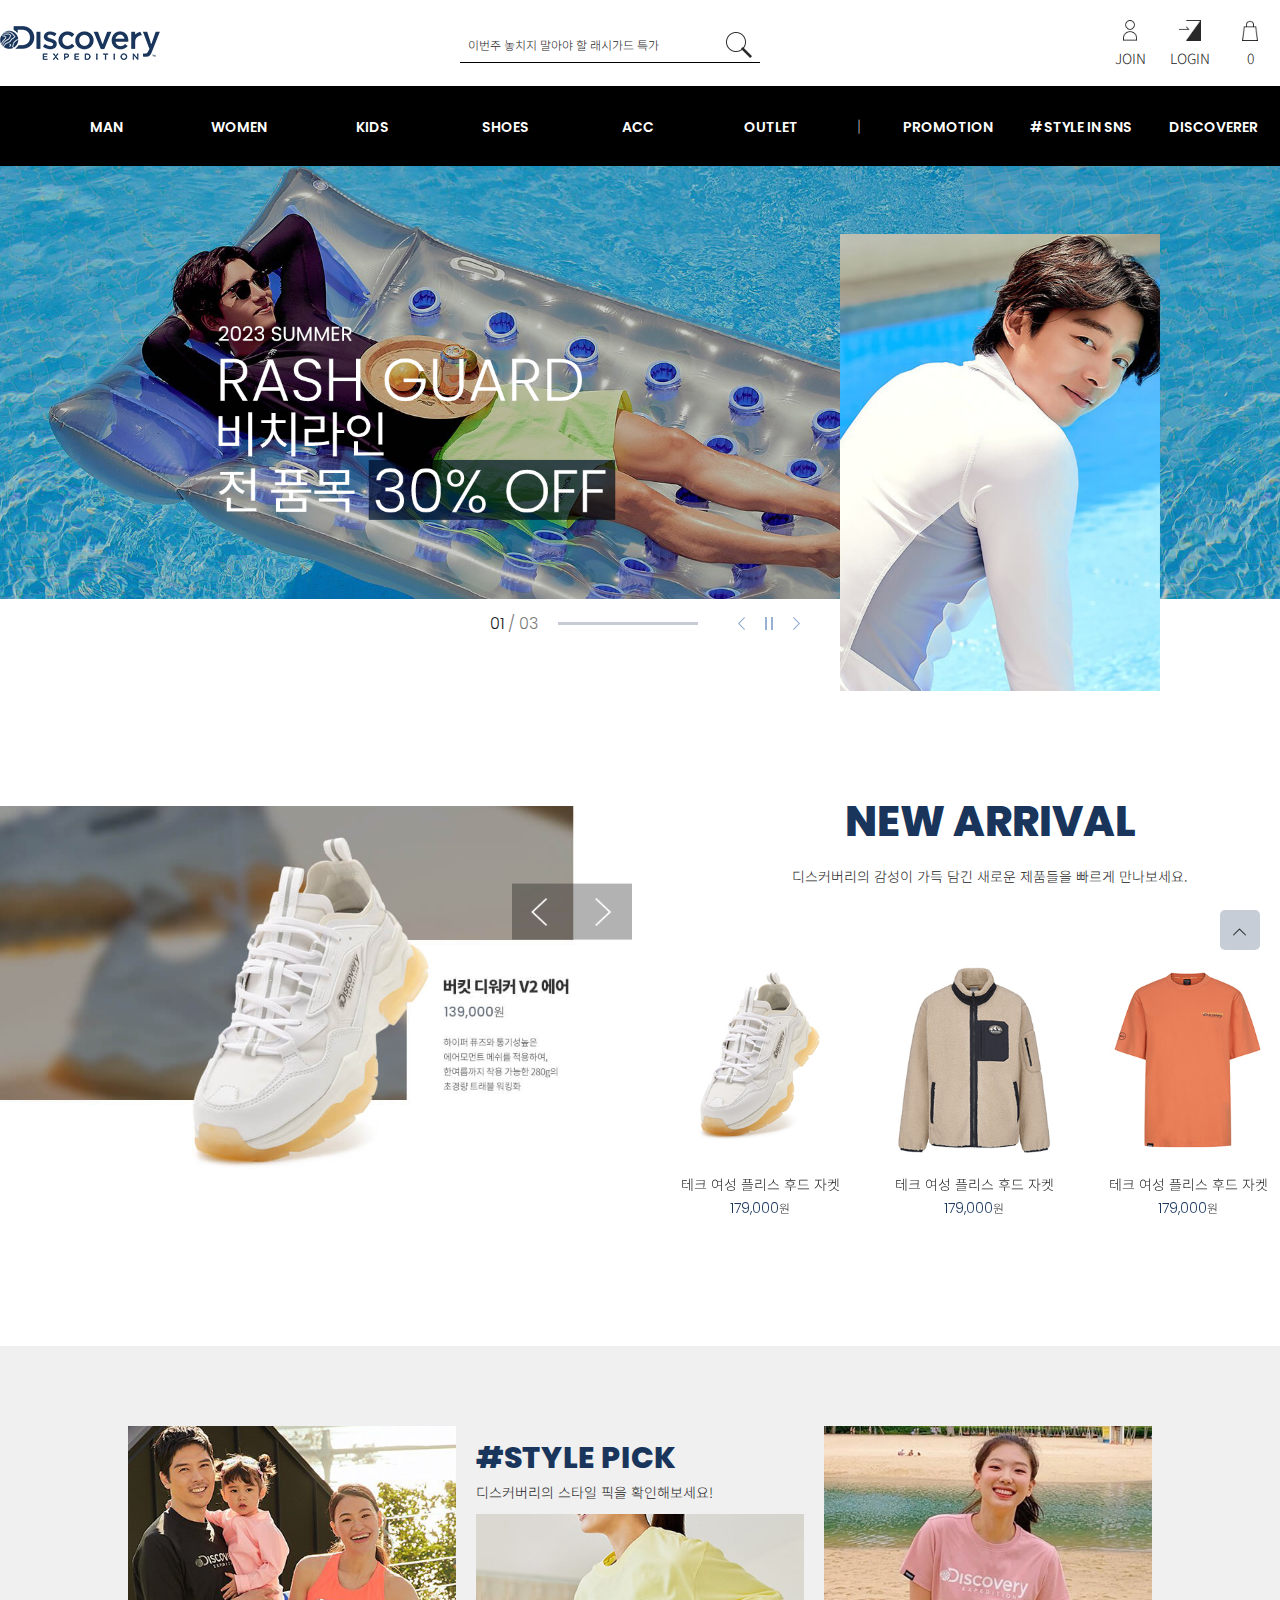
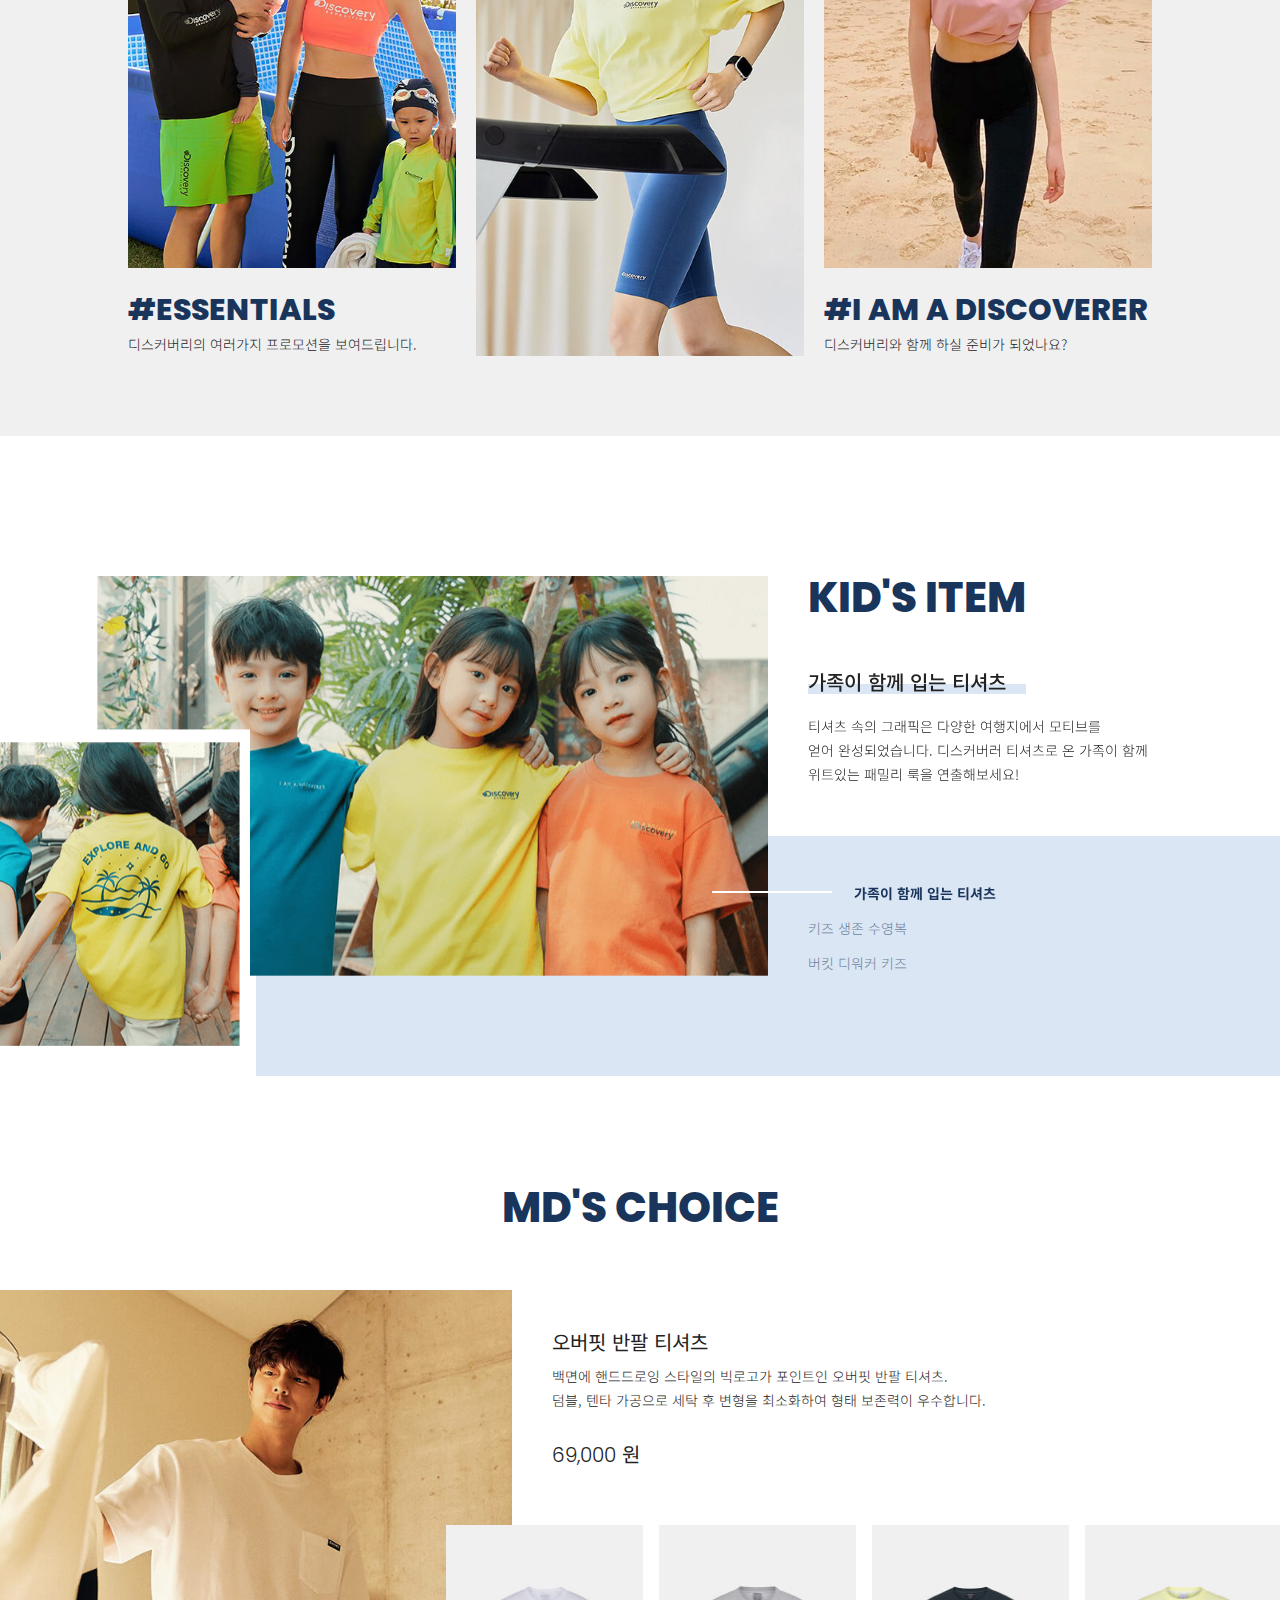
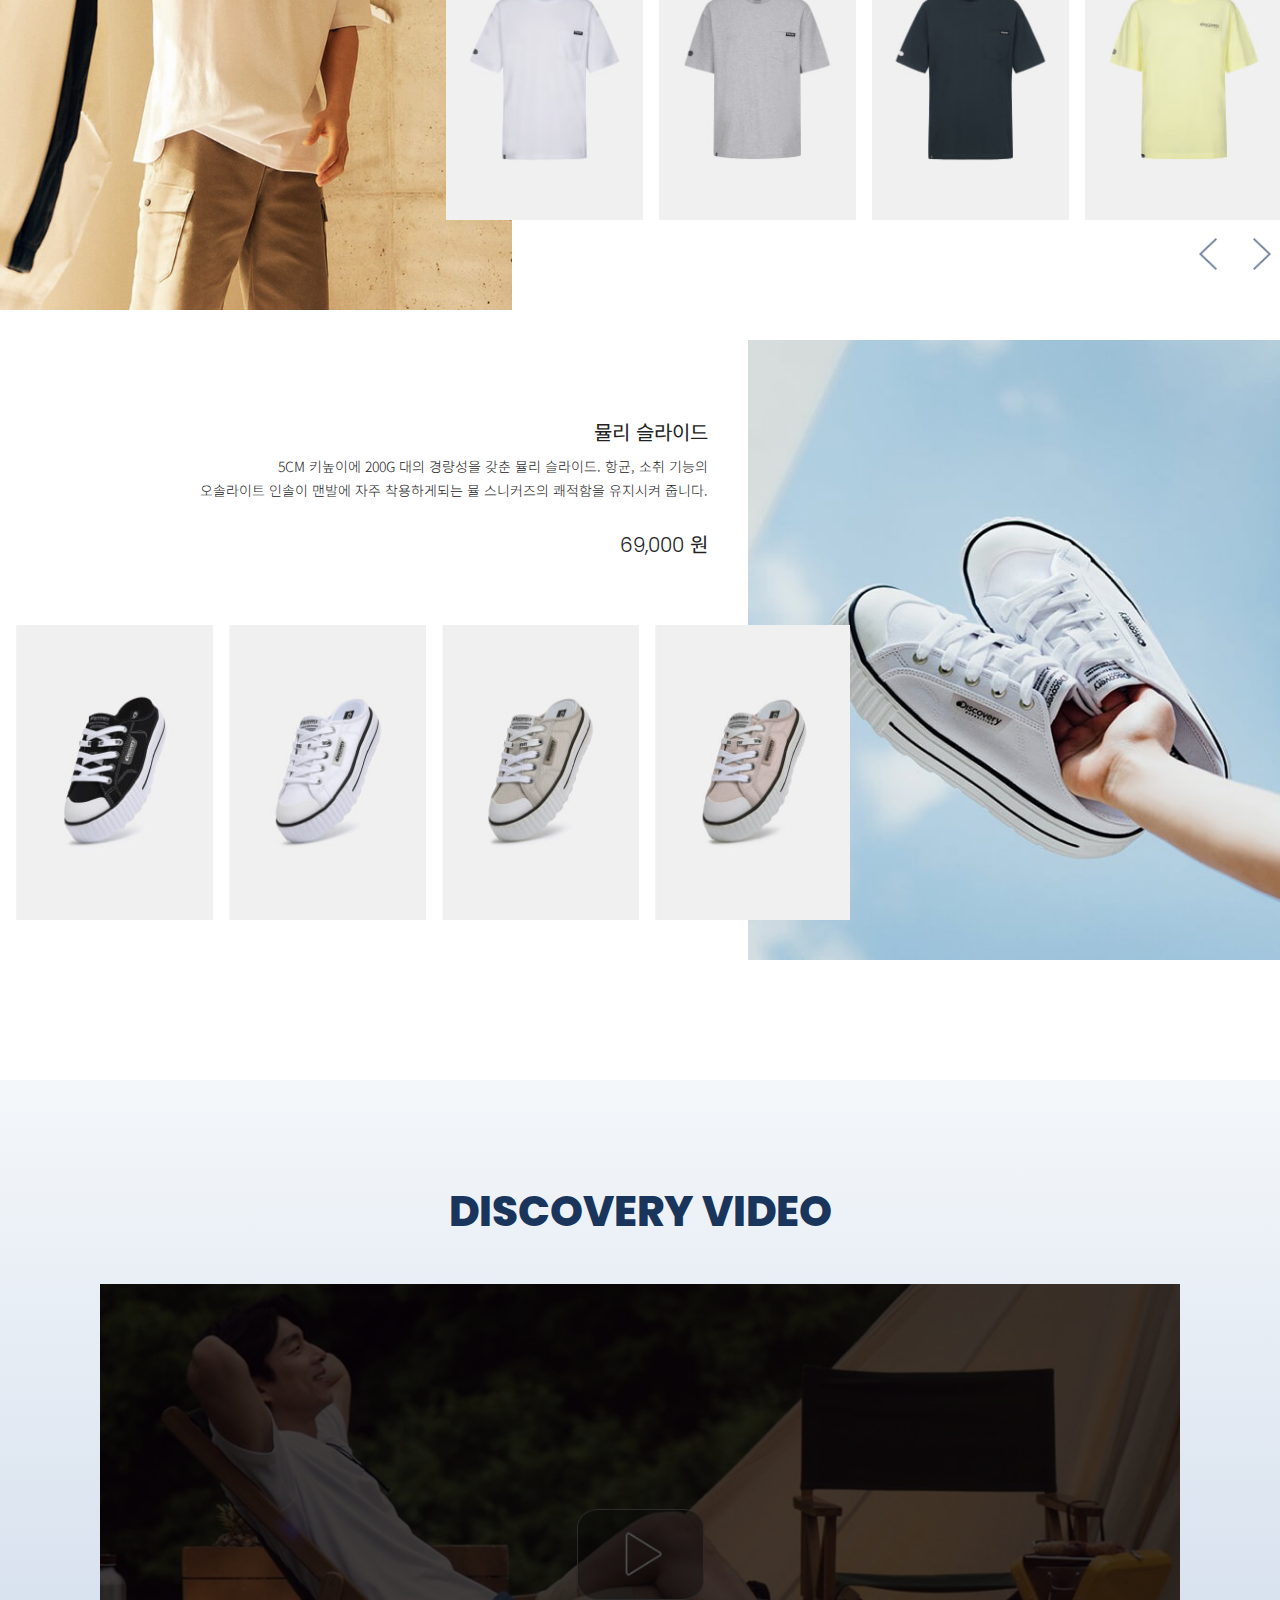
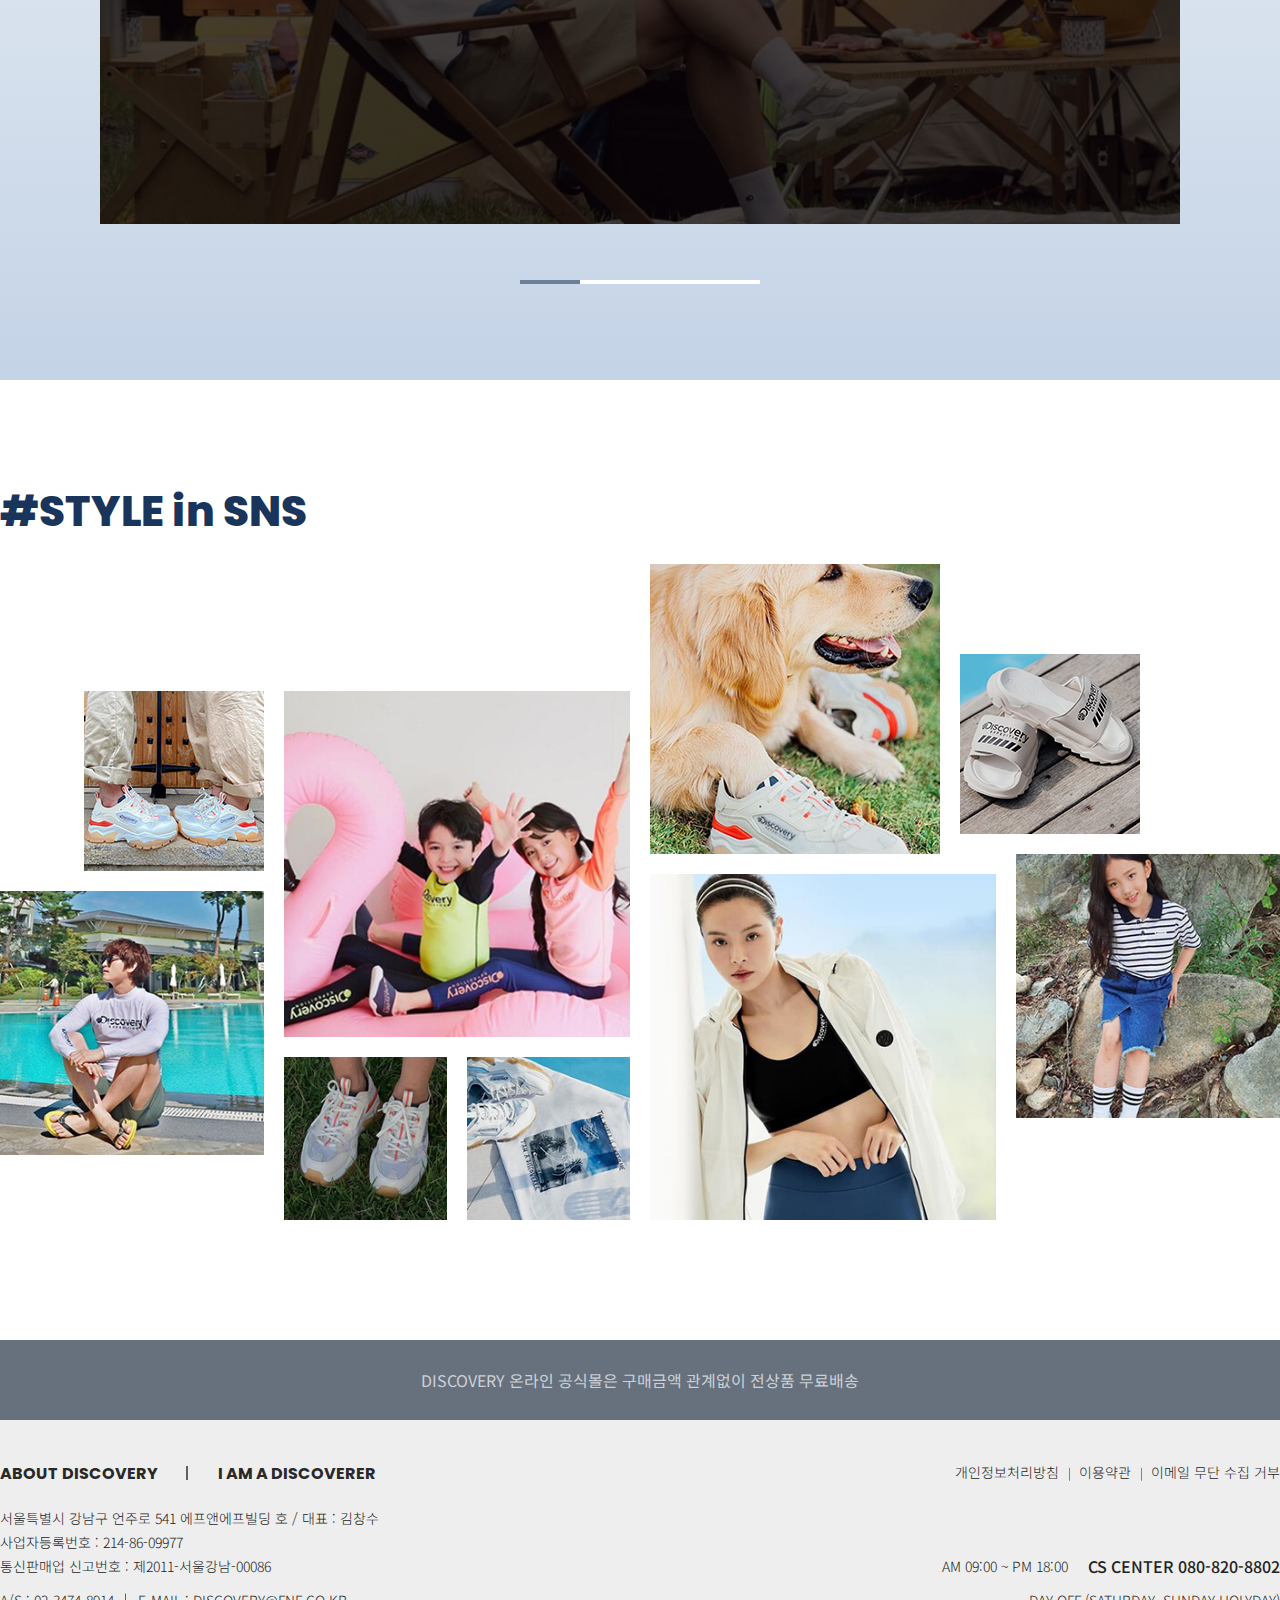
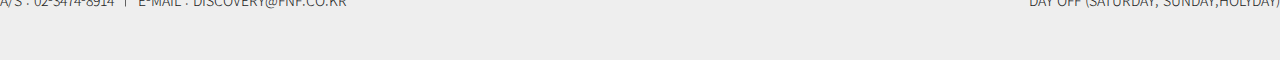
<file: portfolio/discovery/index.html>
<!DOCTYPE html>
<html lang="ko">
<head>
  <meta charset="UTF-8">
  <meta http-equiv="X-UA-Compatible" content="IE=edge">
  <meta name="viewport" content="width=device-width, initial-scale=1.0">
  <title>Discovery</title>
  <link rel="shortcut icon" href="images/favicon.ico" type="image/x-icon">
  <!-- jQuery CDN -->
  <script src="https://code.jquery.com/jquery-3.5.1.min.js"></script>
  <!-- Slick Slider -->
  <script src="js/slick/slick.min.js"></script>
  <link rel="stylesheet" href="js/slick/slick.css">
  <!-- Custom CSS & JS -->
  <script src="custom.js"></script>
  <link rel="stylesheet" href="style.css">
  <link rel="stylesheet" href="responsive.css">
</head>
<body>
  
  <div class="container">
    <!-- Header -->
    <header>
      <div class="global-search">
        <div class="global-search-inner">
          <div class="global-search-content">
            <a href="#" class="logo"><img src="images/logo.png"></a>
            <div class="search">
              <input type="text" placeholder="이번주 놓치지 말아야 할 래시가드 특가">
            </div>
            <ul class="utility">
              <li>
                <a href="#none">
                  <img src="images/join.png">
                  <p>join</p>
                </a>
              </li>
              <li>
                <a href="#none">
                  <img src="images/login.png">
                  <p>login</p>
                </a>
              </li>
              <li>
                <a href="#none">
                  <img src="images/cart.png">
                  <p>0</p>
                </a>
              </li>
            </ul>
          </div>
        </div>
      </div>
      <div class="global-nav">
        <div class="global-nav-inner">
          <ul>
            <li><a href="#none">man</a></li>
            <li><a href="#none">women</a></li>
            <li><a href="#none">kids</a></li>
            <li><a href="#none">shoes</a></li>
            <li><a href="#none">acc</a></li>
            <li><a href="#none">outlet</a></li>
            <li>│</li>
            <li><a href="#none">promotion</a></li>
            <li><a href="#none">#style in sns</a></li>
            <li><a href="#none">discoverer</a></li>
          </ul>
        </div>
      </div>
      <div class="mobile-gnb">
        <ul>
          <li><a href="#"><img src="images/home.png"></a></li>
          <li><a href="#none"><img src="images/search.png"></a></li>
          <li><a href="#none"><img src="images/menu.png"></a></li>
          <li><a href="#none"><img src="images/cart.png"></a></li>
          <li><a href="#none"><img src="images/join.png"></a></li>
        </ul>
      </div>
    </header>
    <!-- Section : Welcome -->
    <section class="welcome">
      <div class="welcome-inner">
        <div class="welcome-content">
          <div class="welcome-slider">
            <div class="welcome-slider-main">
              <div><img src="images/welcome-01.jpg"></div>
              <div><img src="images/welcome-01.jpg"></div>
              <div><img src="images/welcome-01.jpg"></div>
            </div>
            <div class="welcome-slider-main-mobile">
              <div><img src="images/welcome-mobile-01.jpg"></div>
              <div><img src="images/welcome-mobile-01.jpg"></div>
              <div><img src="images/welcome-mobile-01.jpg"></div>
            </div>
            <div class="welcome-slider-side">
              <div><img src="images/welcome-01-1.jpg"></div>
              <div><img src="images/welcome-01-1.jpg"></div>
              <div><img src="images/welcome-01-1.jpg"></div>
            </div>
          </div>
          <div class="welcome-slider-info">
            <div class="welcome-slider-info-inner">
              <div class="number">
                <span class="change-number">01</span>
                <span>/</span>
                <span>03</span>
              </div>
              <div class="welcome-progress">
                <div class="welcome-progress-bar"></div>
              </div>
              <div class="welcome-arrow">
                <div class="prev"><img src="images/welcome-prev.png"></div>
                <div class="stop pause"><img src="images/welcome-stop.png"></div>
                <div class="next"><img src="images/welcome-next.png"></div>
              </div>
            </div>
          </div>
        </div>
      </div>
    </section>
    <!-- Section : New Arrival -->
    <section class="new-arrival">
      <div class="new-arrival-inner">
        <div class="new-arrival-content">
          <div class="new-arrival-slider-main">
            <div><img src="images/new-arrival-01.jpg"></div>
            <div><img src="images/new-arrival-02.jpg"></div>
            <div><img src="images/new-arrival-01.jpg"></div>
            <div><img src="images/new-arrival-01.jpg"></div>
          </div>
          <div class="new-arrival-detail">
            <div class="headline-share">
              <h1>new arrival</h1>
              <p>디스커버리의 감성이 가득 담긴 새로운 제품들을 빠르게 만나보세요.</p>
            </div>
            <div class="new-arrival-slider-side">
              <div class="new-arrival-slider-side-item">
                <img src="images/new-arrival-01-1.jpg">
                <p>
                  테크 여성 플리스 후드 자켓
                  <span>179,000<em>원</em></span>
                </p>
              </div>
              <div class="new-arrival-slider-side-item">
                <img src="images/new-arrival-02-1.jpg">
                <p>
                  테크 여성 플리스 후드 자켓
                  <span>179,000<em>원</em></span>
                </p>
              </div>
              <div class="new-arrival-slider-side-item">
                <img src="images/new-arrival-03-1.jpg">
                <p>
                  테크 여성 플리스 후드 자켓
                  <span>179,000<em>원</em></span>
                </p>
              </div>
              <div class="new-arrival-slider-side-item">
                <img src="images/new-arrival-04-1.jpg">
                <p>
                  테크 여성 플리스 후드 자켓
                  <span>179,000<em>원</em></span>
                </p>
              </div>
            </div>
            <div class="new-arrival-progress">
              <div class="new-arrival-progress-bar"></div>
            </div>
          </div>
          <div class="new-arrival-arrow">
            <div class="prev"><img src="images/new-arrival-prev.png"></div>
            <div class="next"><img src="images/new-arrival-next.png"></div>
          </div>
        </div>
      </div>
    </section>
    <!-- Section : Choice Menu -->
    <section class="choice-menu">
      <div class="choice-menu-inner">
        <div class="choice-menu-items">
          <div class="choice-menu-item">
            <div><img src="images/choice-menu-01.jpg"></div>
            <div class="headline-share">
              <h2>#ESSENTIALS</h2>
              <p>디스커버리의 여러가지 프로모션을 보여드립니다.</p>
            </div>
          </div>
          <div class="choice-menu-item">
            <div class="headline-share">
              <h2>#STYLE PICK</h2>
              <p>디스커버리의 스타일 픽을 확인해보세요!</p>
            </div>
            <div><img src="images/choice-menu-02.jpg"></div>
          </div>
          <div class="choice-menu-item">
            <div><img src="images/choice-menu-03.jpg"></div>
            <div class="headline-share">
              <h2>#I AM A DISCOVERER</h2>
              <p>디스커버리와 함께 하실 준비가 되었나요?</p>
            </div>
          </div>
        </div>
      </div>
    </section>
    <!-- Section : Kids Item -->
    <section class="kids-item">
      <div class="kids-item-inner">
        <div class="kids-item-content">
          <div class="kids-item-slider-main">
            <div><img src="images/kids-item-01.png"></div>
            <div><img src="images/kids-item-02.png"></div>
            <div><img src="images/kids-item-02.png"></div>
          </div>
          <div class="kids-item-detail">
            <div class="headline-share">
              <h1>kid's item</h1>
            </div>
            <div class="kids-item-slider-side">
              <div class="kids-item-slider-side-text">
                <h3>가족이 함께 입는 티셔츠</h3>
                <p>
                  티셔츠 속의 그래픽은 다양한 여행지에서 모티브를<br>
                  얻어 완성되었습니다. 디스커버러 티셔츠로 온 가족이 함께<br>
                  위트있는 패밀리 룩을 연출해보세요!
                </p>
              </div>
              <div class="kids-item-slider-side-text">
                <h3>키즈 생존 수영복</h3>
                <p>
                  티셔츠 속의 그래픽은 다양한 여행지에서 모티브를<br>
                  얻어 완성되었습니다. 디스커버러 티셔츠로 온 가족이 함께<br>
                  위트있는 패밀리 룩을 연출해보세요!
                </p>
              </div>
              <div class="kids-item-slider-side-text">
                <h3>버킷 디워커 키즈</h3>
                <p>
                  티셔츠 속의 그래픽은 다양한 여행지에서 모티브를<br>
                  얻어 완성되었습니다. 디스커버러 티셔츠로 온 가족이 함께<br>
                  위트있는 패밀리 룩을 연출해보세요!
                </p>
              </div>
            </div>
          </div>
        </div>
      </div>
      <div class="kids-item-box"></div>
    </section>
    <!-- Section : Mds Choice -->
    <section class="mds-choice">
      <div class="mds-choice-inner">
        <div class="mds-choice-content">
          <div class="headline-share">
            <h1>md's choice</h1>
          </div>
          <div class="mds-choice-items">
            <div class="mds-choice-item">
              <div class="mds-choice-img"><img src="images/md-choice-01.jpg"></div>
              <div class="mds-choice-detail">
                <h3>오버핏 반팔 티셔츠</h3>
                <p>
                  백면에 핸드드로잉 스타일의 빅로고가 포인트인 오버핏 반팔 티셔츠.<br>
                  덤블, 텐타 가공으로 세탁 후 변형을 최소화하여 형태 보존력이 우수합니다.
                </p>
                <h3><em>69,000</em> 원</h3>
              </div>
              <div class="mds-choice-slider">
                <div><img src="images/md-choice-01-1.jpg"></div>
                <div><img src="images/md-choice-01-2.jpg"></div>
                <div><img src="images/md-choice-01-3.jpg"></div>
                <div><img src="images/md-choice-01-4.jpg"></div>
                <div><img src="images/md-choice-01-5.jpg"></div>
              </div>
              <div class="mds-choice-arrow">
                <div class="prev"><img src="images/prev.png"></div>
                <div class="next"><img src="images/next.png"></div>
              </div>
            </div>
            <div class="mds-choice-item">
              <div class="mds-choice-detail">
                <h3>뮬리 슬라이드</h3>
                <p>
                  5cm 키높이에 200g 대의 경량성을 갖춘 뮬리 슬라이드. 항균, 소취 기능의<br>
                  오솔라이트 인솔이 맨발에 자주 착용하게되는 뮬 스니커즈의 쾌적함을 유지시켜 줍니다.
                </p>
                <h3><em>69,000</em> 원</h3>
              </div>
              <div class="mds-choice-slider">
                <div><img src="images/md-choice-02-1.jpg"></div>
                <div><img src="images/md-choice-02-2.jpg"></div>
                <div><img src="images/md-choice-02-3.jpg"></div>
                <div><img src="images/md-choice-02-4.jpg"></div>
              </div>
              <div class="mds-choice-img"><img src="images/md-choice-02.jpg"></div>
            </div>
          </div>
        </div>
      </div>
    </section>
    <!-- Section : video -->
    <section class="video">
      <div class="video-inner">
        <div class="video-content">
          <div class="headline-share">
            <h1>DISCOVERY VIDEO</h1>
          </div>
          <div class="video-slider">
            <div>
              <div class="video-overlay"></div>
              <img src="images/video-01.jpg">
            </div>
            <div>
              <div class="video-overlay"></div>
              <img src="images/video-01.jpg">
            </div>
            <div>
              <div class="video-overlay"></div>
              <img src="images/video-01.jpg">
            </div>
            <div>
              <div class="video-overlay"></div>
              <img src="images/video-01.jpg">
            </div>
          </div>
          <div class="video-progress">
            <div class="video-progress-bar"></div>
          </div>
        </div>
      </div>
    </section>
    <!-- Section : sns -->
    <section class="sns">
      <div class="sns-inner">
        <div class="headline-share">
          <h1>#STYLE in SNS</h1>
        </div>
        <div class="sns-content">
          <div class="sns-items left">
            <div class="sns-item">
              <div class="sns-item-img">
                <div class="sns-overlay"><p>@yujin95</p></div>
                <img src="images/sns-01.jpg">
              </div>
              <div class="sns-item-img">
                <div class="sns-overlay"><p>@yujin95</p></div>
                <img src="images/sns-02.jpg">
              </div>
            </div>
            <div class="sns-item">
              <div class="sns-item-img-outer">
                <div class="sns-item-img">
                  <div class="sns-overlay"><p>@yujin95</p></div>
                  <img src="images/sns-03.jpg">
                </div>
                <div>
                  <div class="sns-item-img">
                    <div class="sns-overlay"><p>@yujin95</p></div>
                    <img src="images/sns-04.jpg">
                  </div>
                  <div class="sns-item-img">
                    <div class="sns-overlay"><p>@yujin95</p></div>
                    <img src="images/sns-05.jpg">
                  </div>
                </div>
              </div>
            </div>
          </div>
          <div class="sns-items right">
            <div class="sns-item">
              <div class="sns-item-img">
                <div class="sns-overlay"><p>@yujin95</p></div>
                <img src="images/sns-06.jpg">
              </div>
              <div class="sns-item-img">
                <div class="sns-overlay"><p>@yujin95</p></div>
                <img src="images/sns-07.jpg">
              </div>
            </div>
            <div class="sns-item">
              <div class="sns-item-img">
                <div class="sns-overlay"><p>@yujin95</p></div>
                <img src="images/sns-08.jpg">
              </div>
              <div class="sns-item-img">
                <div class="sns-overlay"><p>@yujin95</p></div>
                <img src="images/sns-09.jpg">
              </div>
            </div>
          </div>
        </div>
      </div>
    </section>
    <footer>
      <div class="footer-banner">
        Discovery 온라인 공식몰은 구매금액 관계없이 전상품 무료배송
      </div>
      <div class="footer-inner">
        <div class="footer-content">
          <div class="footer-items">
            <div class="footer-item">
              <ul>
                <li><a href="#none">ABOUT DISCOVERY</a></li>
                <li><a href="#none">I AM A DISCOVERER</a></li>
              </ul>
            </div>
            <div class="footer-item">
              <ul>
                <li><a href="#">개인정보처리방침</a></li>
                <li><a href="#">이용약관</a></li>
                <li><a href="#">이메일 무단 수집 거부</a></li>
              </ul>
            </div>
          </div>
          <div class="footer-items">
            <div class="footer-item">
              <address>
                서울특별시 강남구 언주로 541 에프앤에프빌딩 호 / 대표 : 김창수
                <strong>사업자등록번호 : 214-86-09977 </strong>
                통신판매업 신고번호 : 제2011-서울강남-00086<br>
                <p>A/S : 02-3474-8914</p>
                <p>E-MAIL : discovery@fnf.co.kr</p>
              </address>
            </div>
            <div class="footer-item">
              <div>
                <span>AM 09:00 ~ PM 18:00</span>
                <h4>CS CENTER 080-820-8802</h4>
              </div>
              <span>DAY OFF (SATURDAY, SUNDAY,HOLYDAY)</span>
            </div>
          </div>
        </div>
      </div>
    </footer>
  </div>

    <!-- Go to top -->
    <a href="#" class="btn-top"><i class="bi bi-chevron-up"></i></a>

</body>
</html>
</file>
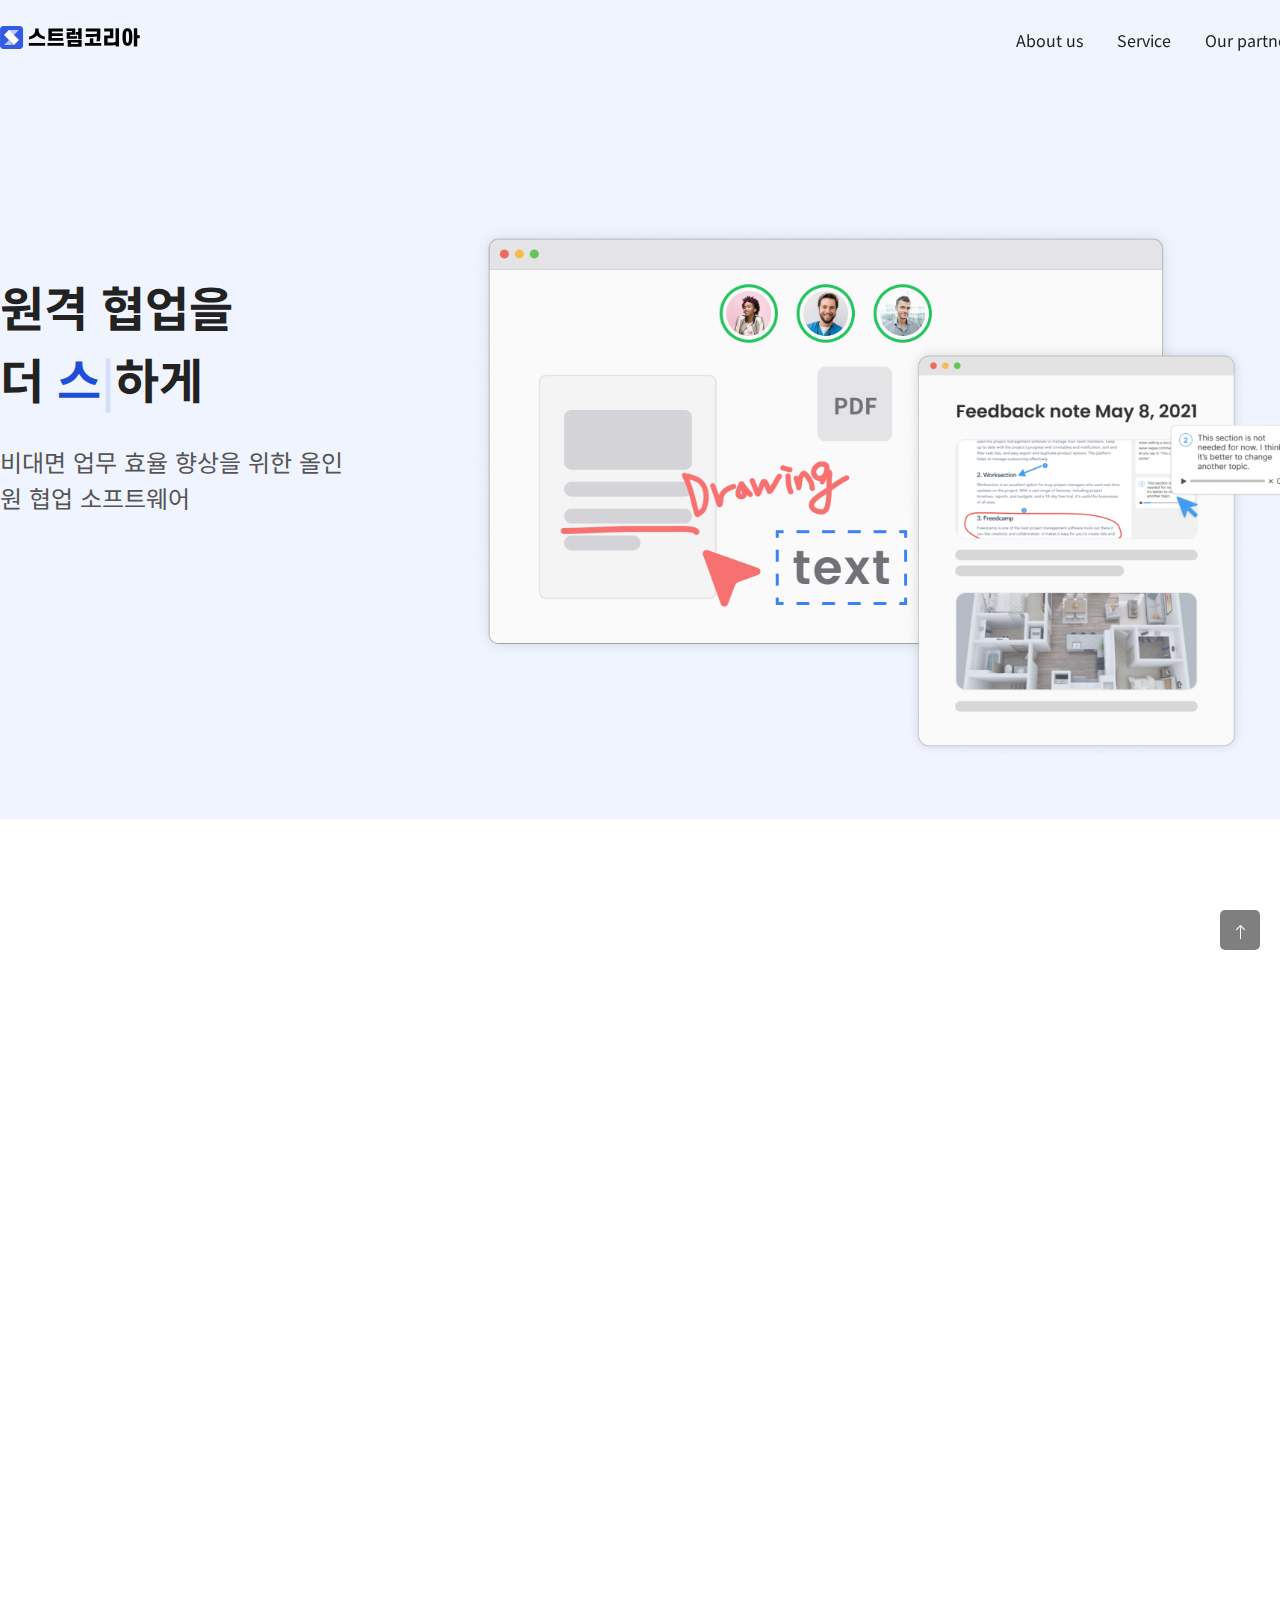
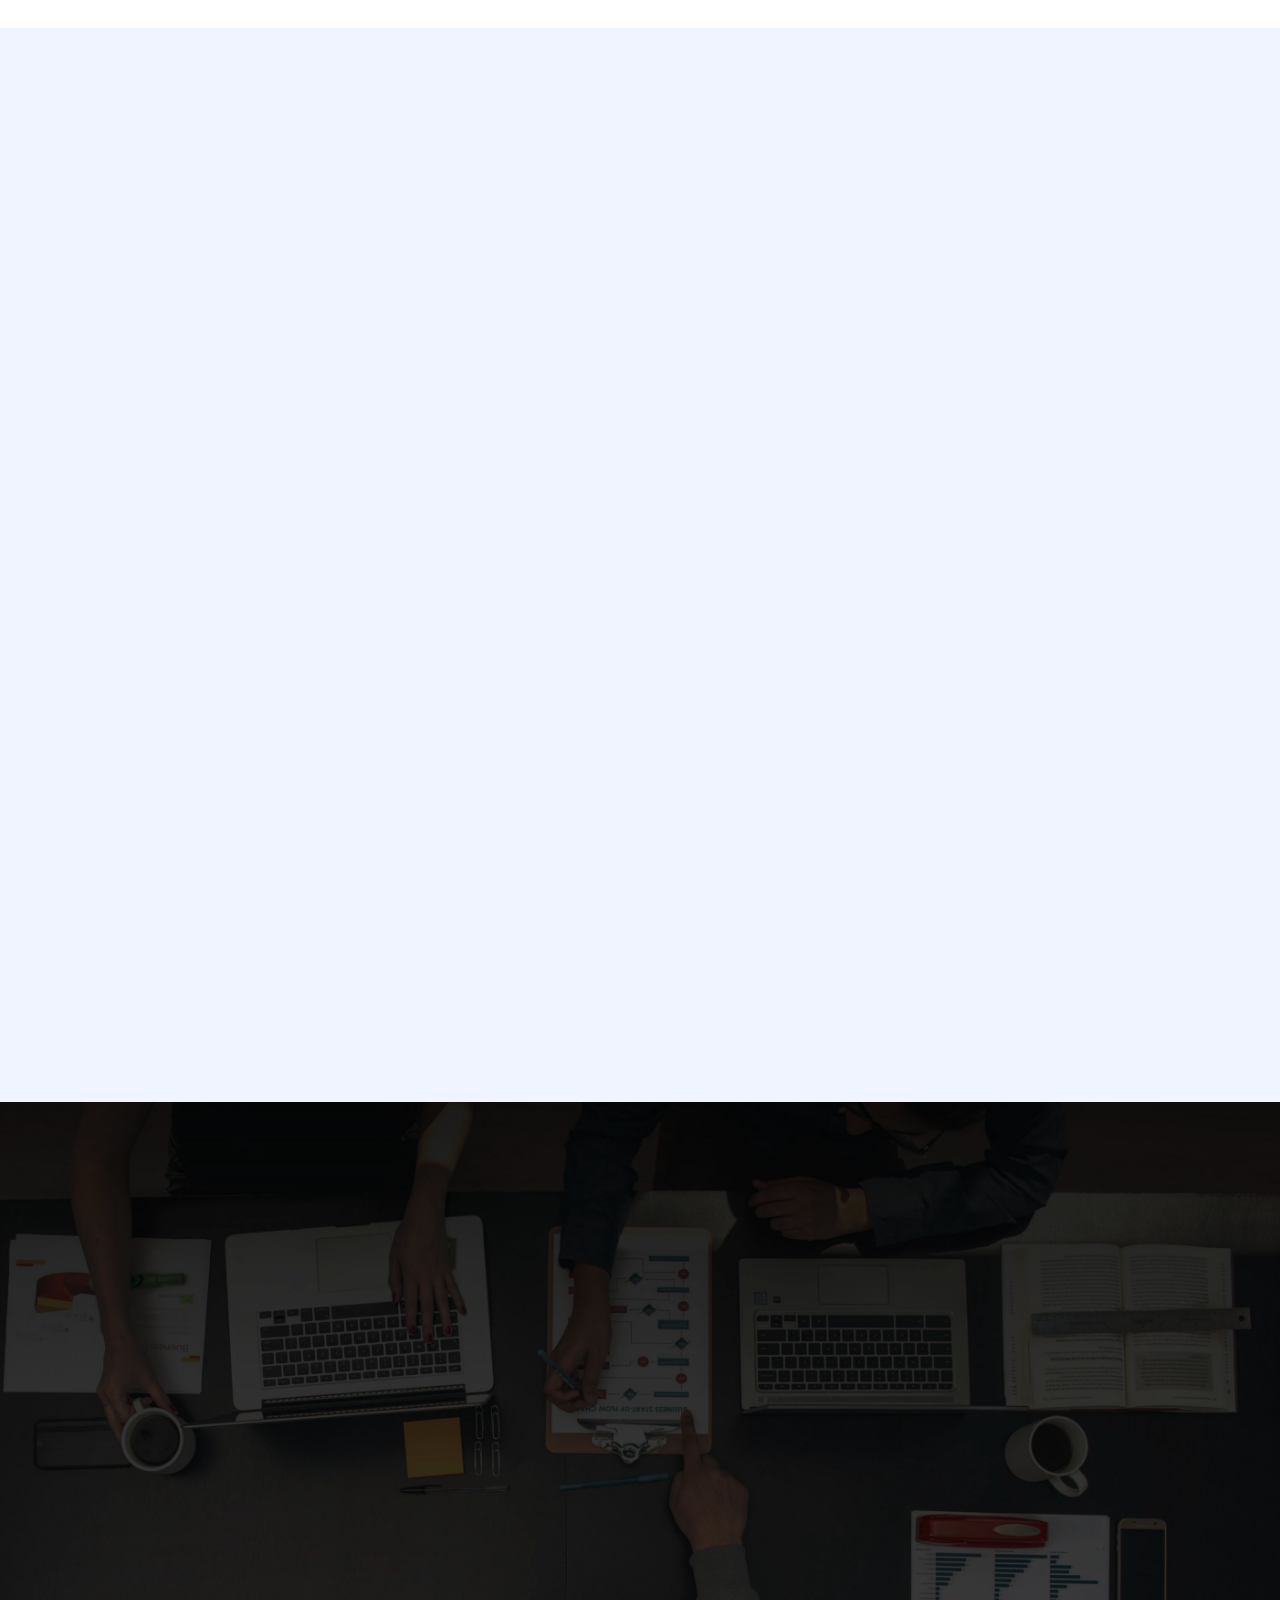
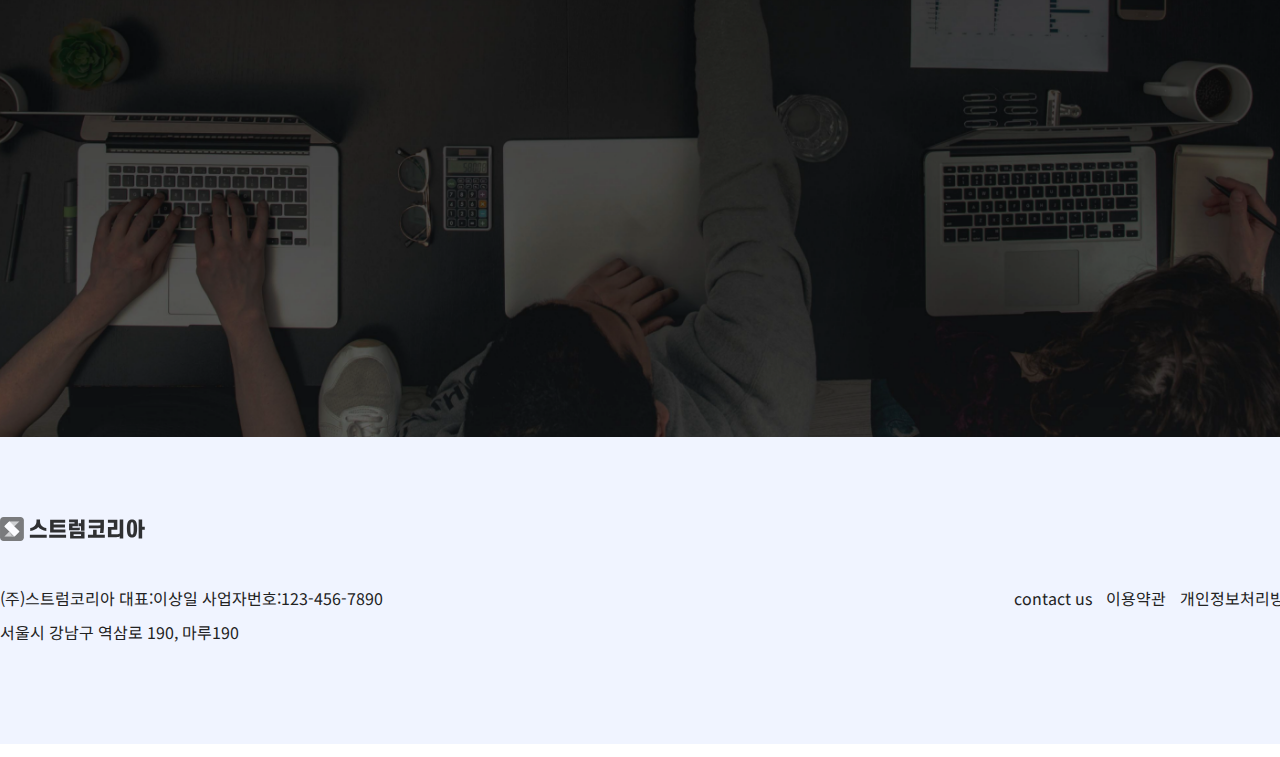
<file: portfolio/strum/index.html>
<!DOCTYPE html>
<html lang="ko">
<head>
  <meta charset="UTF-8">
  <meta http-equiv="X-UA-Compatible" content="IE=edge">
  <meta name="viewport" content="width=device-width, initial-scale=1.0">
  <title>Strum</title>
  <!-- jQuery CDN -->
  <script src="https://code.jquery.com/jquery-3.5.1.min.js"></script>
  <!-- Slick Slider -->
  <script src="js/slick/slick.min.js"></script>
  <link rel="stylesheet" href="js/slick/slick.css">
  <!-- Featherlight.js -->
	<script src="js/featherlight/featherlight.js"></script>
	<link rel="stylesheet" href="js/featherlight/featherlight.css">
  <!-- TypeIt -->
  <script src="js/typeit.min.js"></script>
  <!-- Wow Scroll Reveal Animation -->
  <script src="js/wow.min.js"></script>
  <!-- Custom CSS & JS -->
  <link rel="stylesheet" href="style.css">
  <link rel="stylesheet" href="responsive.css">
  <script src="custom.js"></script>
</head>
<body>
  
  <div class="container">
    <!-- Header -->
    <header>
      <div class="header-inner">
        <div class="header-content">
          <a class="logo" href="#"><img src="images/logo.svg"></a>
          <div class="gnb">
            <a href="#feature01">About us</a>
            <a href="#feature02">Service</a>
            <a href="#feature03">Our partners</a>
          </div>
        </div>
      </div>
      <div class="trigger"></div>
    </header>
    <!-- Section : Welcome -->
    <section class="welcome">
      <div class="welcome-inner">
        <div class="welcome-content">
          <div class="welcome-heading">
            <h1>원격 협업을 <span>더 <em id="typing"></em>하게</span></h1>
            <h3>비대면 업무 효율 향상을 위한 올인원 협업 소프트웨어</h3>
          </div>
          <div class="welcome-img">
            <img src="images/welcome.png">
          </div>
        </div>
      </div>
    </section>
    <!-- Section : About -->
    <section class="about" id="feature01">
      <div class="about-inner">
        <div class="about-content">
          <div class="headline-share ltr wow">
            <h4>About us</h4>
            <h2><span>비대면 미팅</span>의 시작,<br>
              스트럼 코리아</h2>
          </div>
          <div class="about-detail rtl wow">
            <div class="about-icons">
              <img src="images/about-01.png">
              <img src="images/about-02.png">
            </div>
            <div class="about-text">
              <div class="line"></div>
              <h4>
                스트럼 코리아는 언택트 시대에 발맞춰 <span>비대면 업무의 효율</span>을 최대한 향상 시켜주는 <span>협업 소프트웨어</span>를 만드는 것을 목표로 합니다. <span>비대면 음성미팅, 파일공유, 자동 이슈 리포트 생성</span> 등 사용자의 상황에 맞게 가장 효과적인 소프트웨어를 제공합니다.
              </h4>
            </div>
          </div>
        </div>
      </div>
    </section>
    <!-- Section : Service -->
    <section class="service" id="feature02">
      <div class="service-inner">
        <div class="service-content">
          <div class="headline-share utd wow">
            <h4>Service</h4>
            <h2><span>스트럼의 서비스</span>를 소개합니다.</h2>
          </div>
          <div class="service-tab-content utd wow">
            <div class="service-tab-btns">
              <div data-alt="tab01" class="service-tab-btn active">
                <div>
                  <img src="images/about-01.png">
                  <h3>스트럼</h3>
                </div>
                <p>온라인 협업을 더 생생하게!</p>
              </div>
              <div data-alt="tab02" class="service-tab-btn">
                <div>
                  <img src="images/about-02.png">
                  <h3>이슈노트</h3>
                </div>
                <p>다양한 파일 공유의 편리함</p>
              </div>
            </div>
            <div class="service-tabs">
              <div id="tab01" class="service-tab tab01 active">
                <div class="service-slider">
                  <img src="images/service-01-1.png">
                  <img src="images/service-01-2.png">
                  <img src="images/service-01-3.png">
                </div>
                <a href="strum.html" class="btn-more" data-featherlight="iframe">자세히 보기</a>
              </div>
              <div id="tab02" class="service-tab tab02">
                <div class="service-slider">
                  <img src="images/service-02-1.png">
                  <img src="images/service-02-2.png">
                  <img src="images/service-02-3.png">
                </div>
                <a href="issuenote.html" class="btn-more" data-featherlight="iframe">자세히 보기</a>
              </div>
            </div>
          </div>
        </div>
      </div>
    </section>
    <!-- Section : Partners -->
    <section class="partners" id="feature03">
      <div class="partners-inner">
        <div class="partners-content">
          <div class="headline-share utd wow">
            <h4>Our partners</h4>
            <h2>스트럼의 서비스를 소개합니다.</h2>
          </div>
          <div class="partners-items">
            <img src="images/partners-01.png" class="utd wow" data-wow-delay="0.25s">
            <img src="images/partners-02.png" class="utd wow" data-wow-delay="0.25s">
            <img src="images/partners-03.png" class="utd wow" data-wow-delay="0.25s">
            <img src="images/partners-04.png" class="utd wow" data-wow-delay="0.25s">
            <img src="images/partners-05.png" class="utd wow" data-wow-delay="0.5s">
            <img src="images/partners-06.png" class="utd wow" data-wow-delay="0.5s">
            <img src="images/partners-07.png" class="utd wow" data-wow-delay="0.5s">
            <img src="images/partners-08.png" class="utd wow" data-wow-delay="0.5s">
          </div>
        </div>
      </div>
    </section>
    <!-- Footer -->
    <footer>
      <div class="footer-inner">
        <div class="footer-content">
          <div class="logo">
            <img src="images/logo.svg">
          </div>
          <div class="copyright">
            <div class="address">
              <span>(주)스트럼코리아  대표:이상일  사업자번호:123-456-7890</span>
              <span>서울시 강남구 역삼로 190, 마루190</span>
            </div>
            <div class="policy">
              <a href="#none">contact us</a>
              <a href="#none">이용약관</a>
              <a href="#none">개인정보처리방침</a>
            </div>
          </div>
        </div>
      </div>
    </footer>
  </div>

  <!-- Go to top -->
  <a class="btn-top" href="#"><i class="bi bi-arrow-up"></i></a>
  
</body>
</html>
</file>
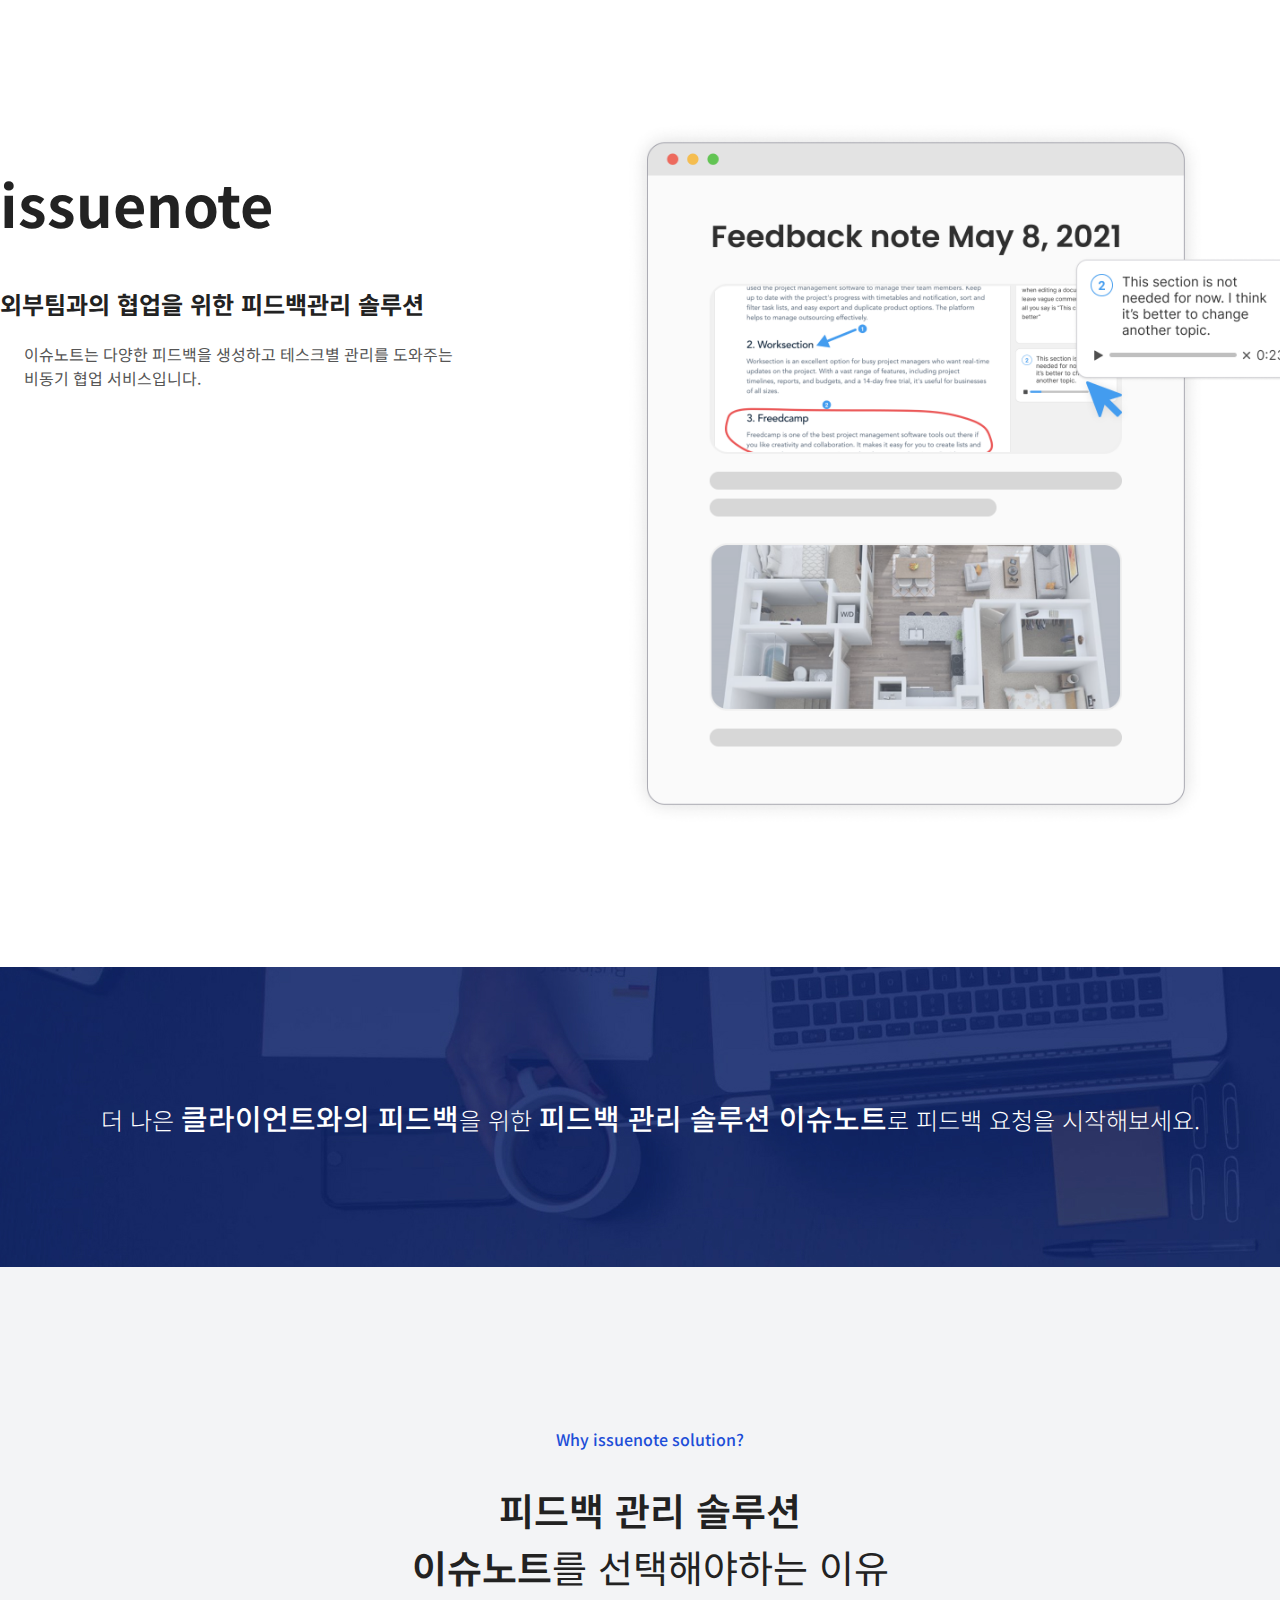
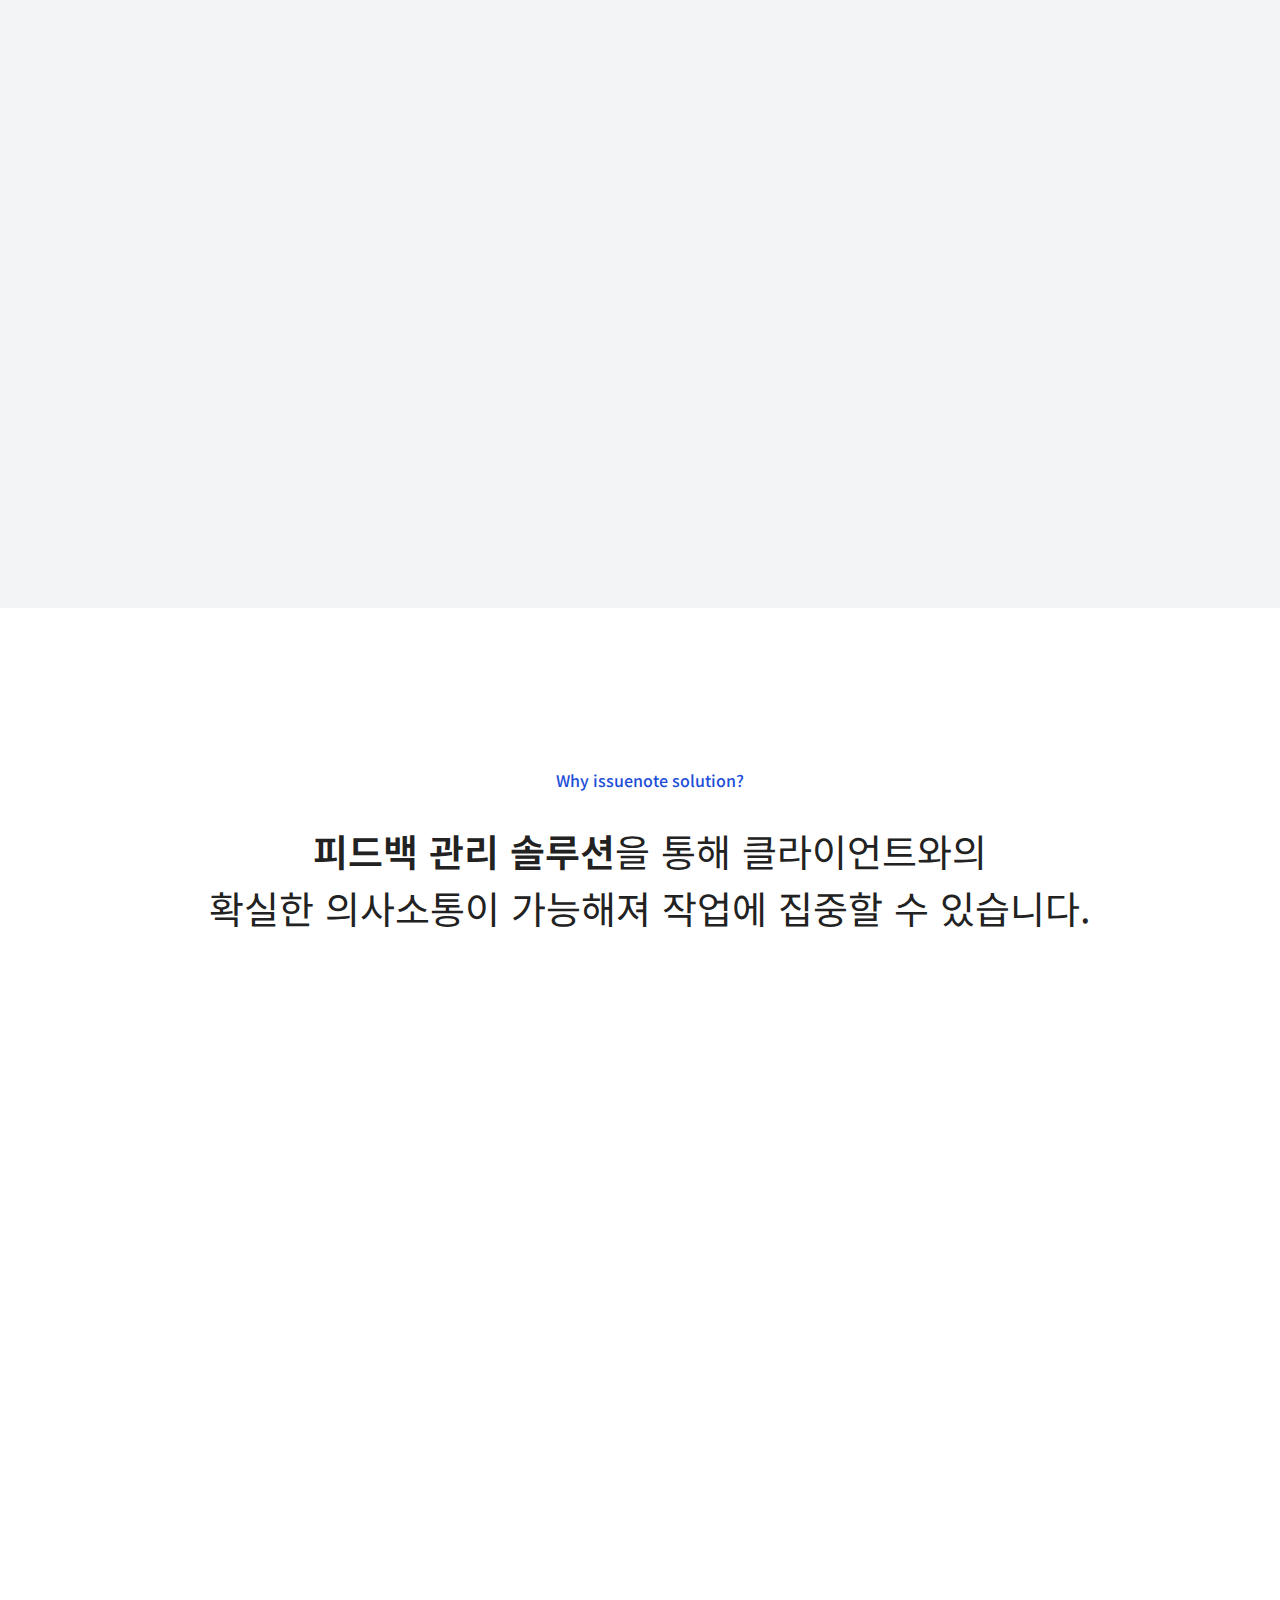
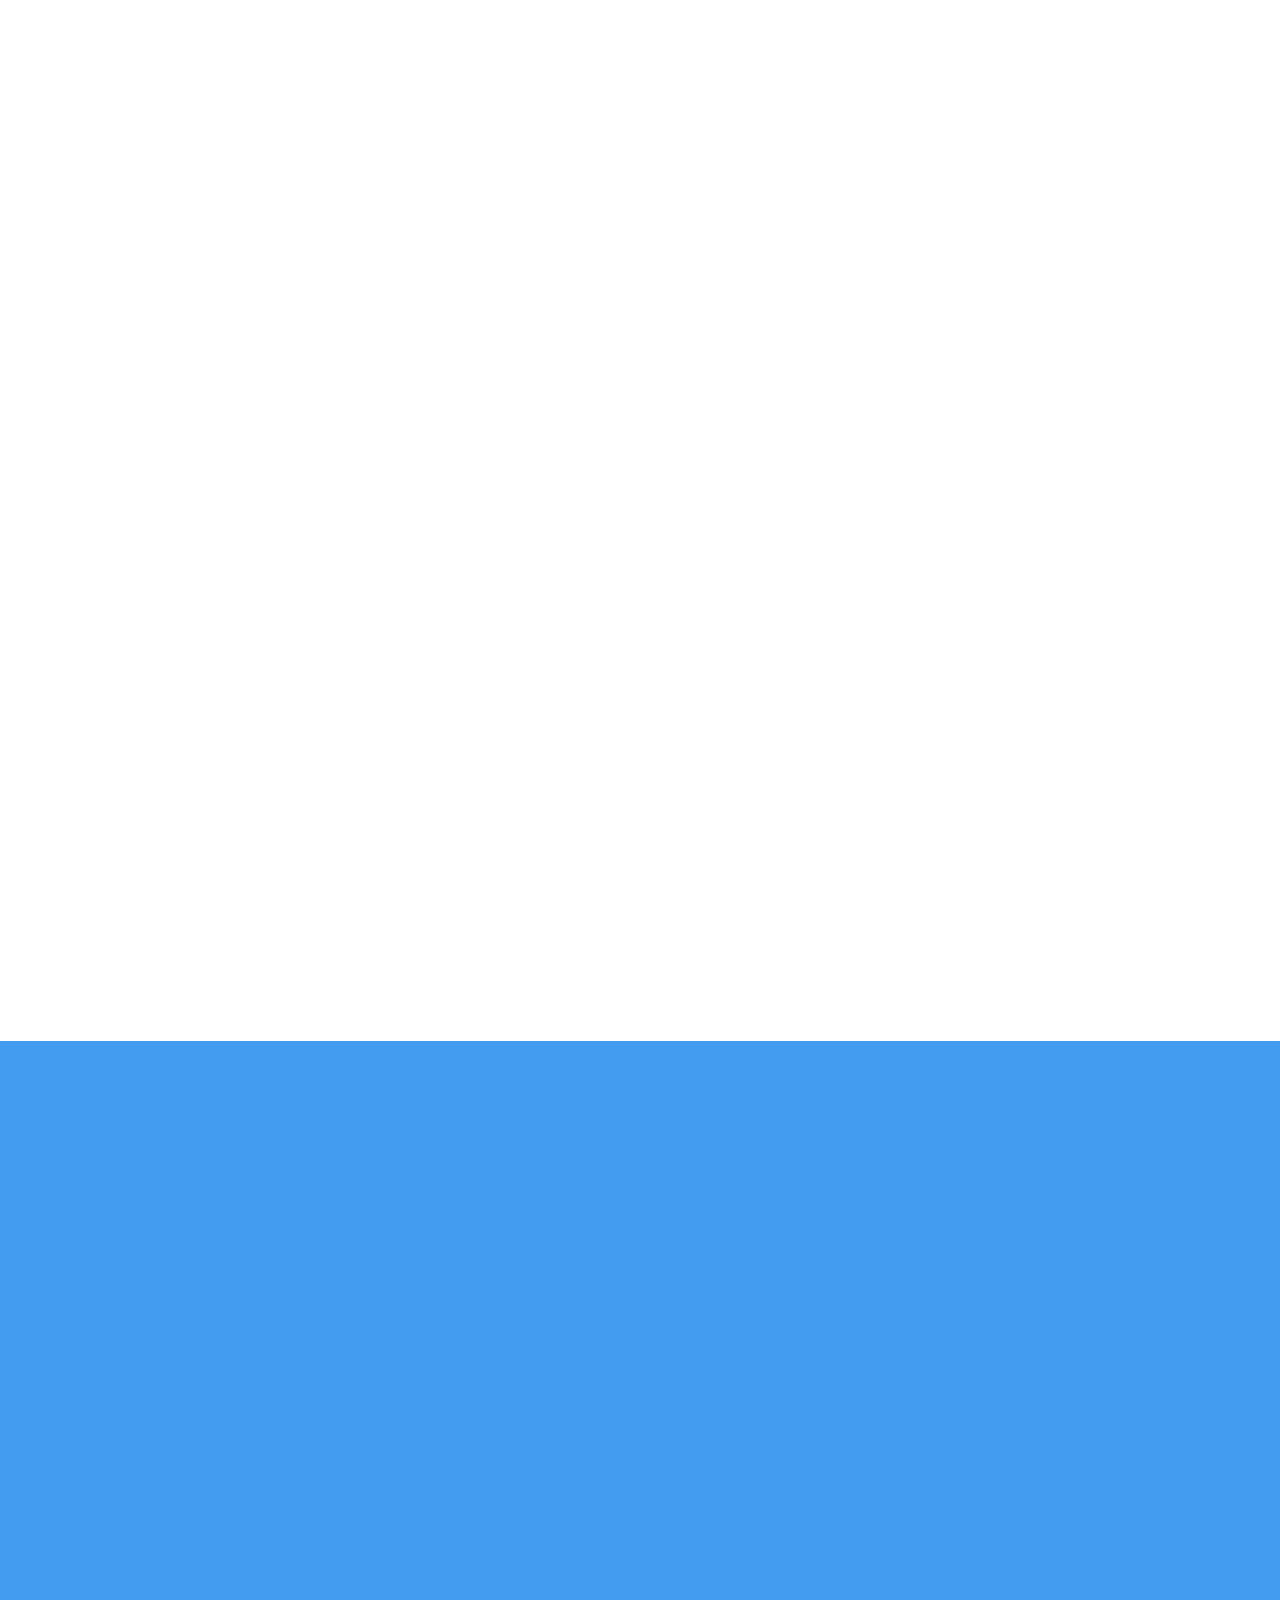
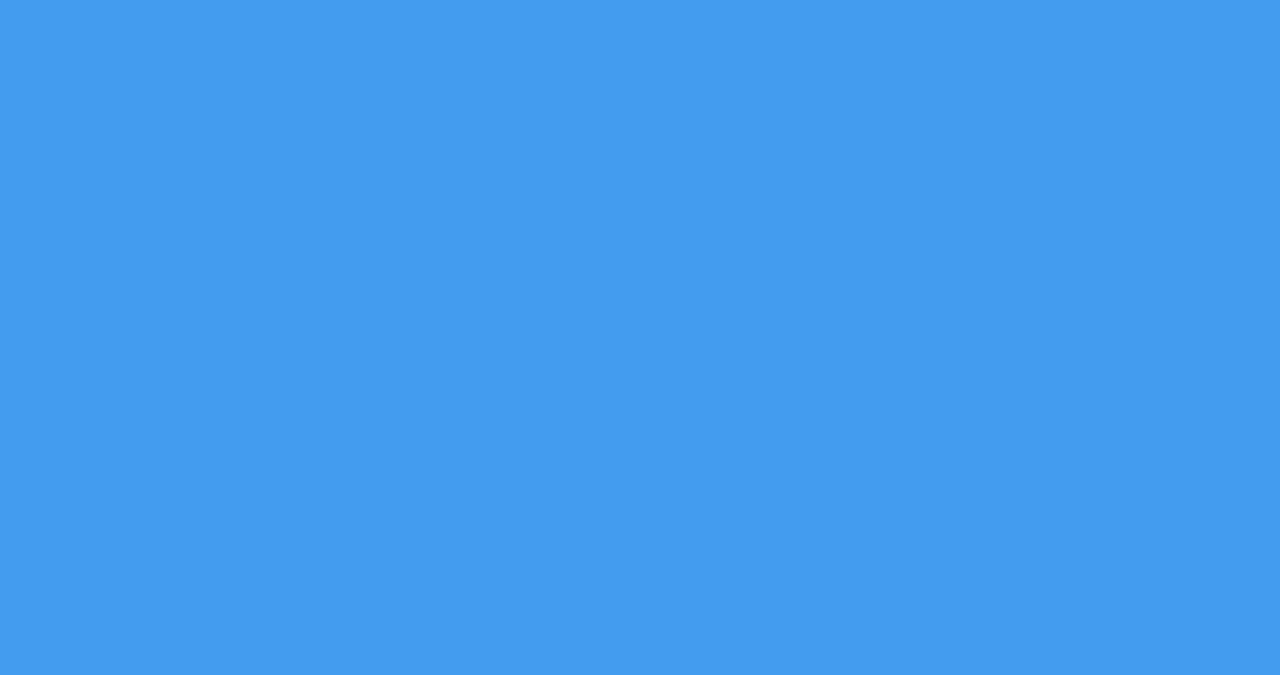
<file: portfolio/strum/issuenote.html>
<!DOCTYPE html>
<html lang="ko">
<head>
  <meta charset="UTF-8">
  <meta http-equiv="X-UA-Compatible" content="IE=edge">
  <meta name="viewport" content="width=device-width, initial-scale=1.0">
  <title>Modal : issuenote</title>
  <!-- jQuery CDN -->
  <script src="https://code.jquery.com/jquery-3.5.1.min.js"></script>
  <!-- Wow Scroll Reveal Animation -->
  <script src="js/wow.min.js"></script>
  <!-- Custom CSS & JS -->
  <link rel="stylesheet" href="style.css">
  <link rel="stylesheet" href="responsive.css">
  <script src="custom.js"></script>
</head>
<body>
  
  <div class="modal strum">
    <div class="product-main">
      <div class="main-inner">
        <div class="main-content">
          <div class="main-heading ltr wow">
            <h1>issuenote</h1>
            <h3>외부팀과의 협업을 위한 피드백관리 솔루션</h3>
            <p>
              이슈노트는 다양한 피드백을 생성하고 테스크별 관리를 도와주는 비동기 협업 서비스입니다.
            </p>
          </div>
          <div class="rtl"><img src="images/issuenote-main.png"></div>
        </div>
      </div>
    </div>
    <div class="product-info">
      <div class="info-inner">
        <div class="info-content">
          <h3>
            더 나은 <span>클라이언트와의 피드백</span>을 위한 <span>피드백 관리 솔루션 이슈노트</span>로 피드백 요청을 시작해보세요.
          </h3>
        </div>
      </div>
    </div>
    <div class="product-solution">
      <div class="solution-inner">
        <div class="solution-headline">
          <div class="headline-share">
            <h4>Why issuenote solution?</h4>
            <h2><span>피드백 관리 솔루션</span><br><span>이슈노트</span>를 선택해야하는 이유</h2>
          </div>
        </div>
        <div class="solution-items">
          <div class="solution-item utd wow" data-wow-delay="0.25s">
            <div class="solution-item-image"><img src="images/issuenote-solution-01.svg"></div>
            <div class="solution-item-desc">
              <h3>클라이언트와 언제든 <span>피드백</span>을 받거나 요청해보세요!</h3>
              <p>클라이언트에게 웹 URL만 제공하면, 어디서든 피드백을 확인할 수 있습니다.</p>
            </div>
          </div>
          <div class="solution-item utd wow" data-wow-delay="0.50s">
            <div class="solution-item-image"><img src="images/issuenote-solution-02.svg"></div>
            <div class="solution-item-desc">
              <h3>텍스트와 음성 드로잉으로<span>테스크를</span> 확실하게!</h3>
              <p>확실한 피드백을 위한 여러 툴을 사용해 테스크를 쉽고 확실하게 관리 할 수 있습니다.</p>
            </div>
          </div>
          <div class="solution-item utd wow" data-wow-delay="0.75s">
            <div class="solution-item-image"><img src="images/issuenote-solution-03.svg"></div>
            <div class="solution-item-desc">
              <h3>피드백 리포트가 <span>자동으로 생성되어</span> 더 편하게!</h3>
              <p>피드백을 만들고 저장하면 나만의 이슈노트가 한번에 완성됩니다.</p>
            </div>
          </div>
        </div>
      </div>
    </div>
    <div class="product-detail">
      <div class="detail-inner">
        <div class="detail-headline">
          <div class="headline-share">
            <h4>Why issuenote solution?</h4>
            <h2><span>피드백 관리 솔루션</span>을 통해 클라이언트와의<br> 확실한 의사소통이 가능해져 작업에 집중할 수 있습니다.</h2>
          </div>
        </div>
        <div class="detail-items">
          <div class="detail-item">
            <div class="detail-item-desc ltr wow">
              <h4>화면 레코딩</h4>
              <h3>이메일에 스크린샷 잘라붙이기는 이제 그만</h3>
              <p>
                단 한번의 클릭으로 화면녹화, 스크린샷, 혹은 문서를 업로드하고 수정이 필요한 부분을 정확하게 지적하며 피드백을 남겨보세요. 이미지를 첨부하고 요청사항을 글로 작성하는 행위는 정확하지 않을 뿐더러 생산적이지도 않습니다.
              </p>
            </div>
            <div class="detail-item-image rtl wow"><img src="images/issuenote-detail-01.png"></div>
          </div>
          <div class="detail-item">
            <div class="detail-item-image ltr wow"><img src="images/issuenote-detail-02.png"></div>
            <div class="detail-item-desc rtl wow">
              <h4>태스크 매니징</h4>
              <h3>테스크 중심의 공동 협업공간</h3>
              <p>
                각 피드백을 태스크로 나누어 관리하세요. 요청사항이 완료되면 태스크를 승인(appove) 할 수 있고 수정이 필하면 추가 피드백을 남길 수 있습니다.
              </p>
            </div>
          </div>
          <div class="detail-item">
            <div class="detail-item-desc ltr wow">
              <h4>분석 도구</h4>
              <h3>업무 진행 현황 관리 및 분석</h3>
              <p>
                한눈에 전체 업무 현황을 확인하고 관리할 수 있습니다. 어떤 업무가 뒤쳐졌는지 어떤 협업자가 완료율이 높은지도 확인 가능합니다.
              </p>
            </div>
            <div class="detail-item-image rtl wow"><img src="images/issuenote-detail-03.png"></div>
          </div>
        </div>
      </div>
    </div>
    <div class="product-promote">
      <div class="promote-inner">
        <div class="promote-content">
          <div class="detail-item-image ltr wow"><img src="images/issuenote-promote-01.png"></div>
          <div class="detail-item-desc promote-desc rtl wow">
            <h4>문서 생성부터 관리까지</h4>
            <h3>10초만에 피드백 만들고 전송·관리까지 완료</h3>
            <p>
              영상이나 이미지로 피드백을 작성하면 자동으로 리포트를 생성해줍니다. 간단한 링크 전송으로 협업자와 피드백을 확인하고 진행상황까지 한번에 관리할 수 있습니다.
            </p>
          </div>
        </div>
      </div>
    </div>
  </div>
  
</body>
</html>
</file>
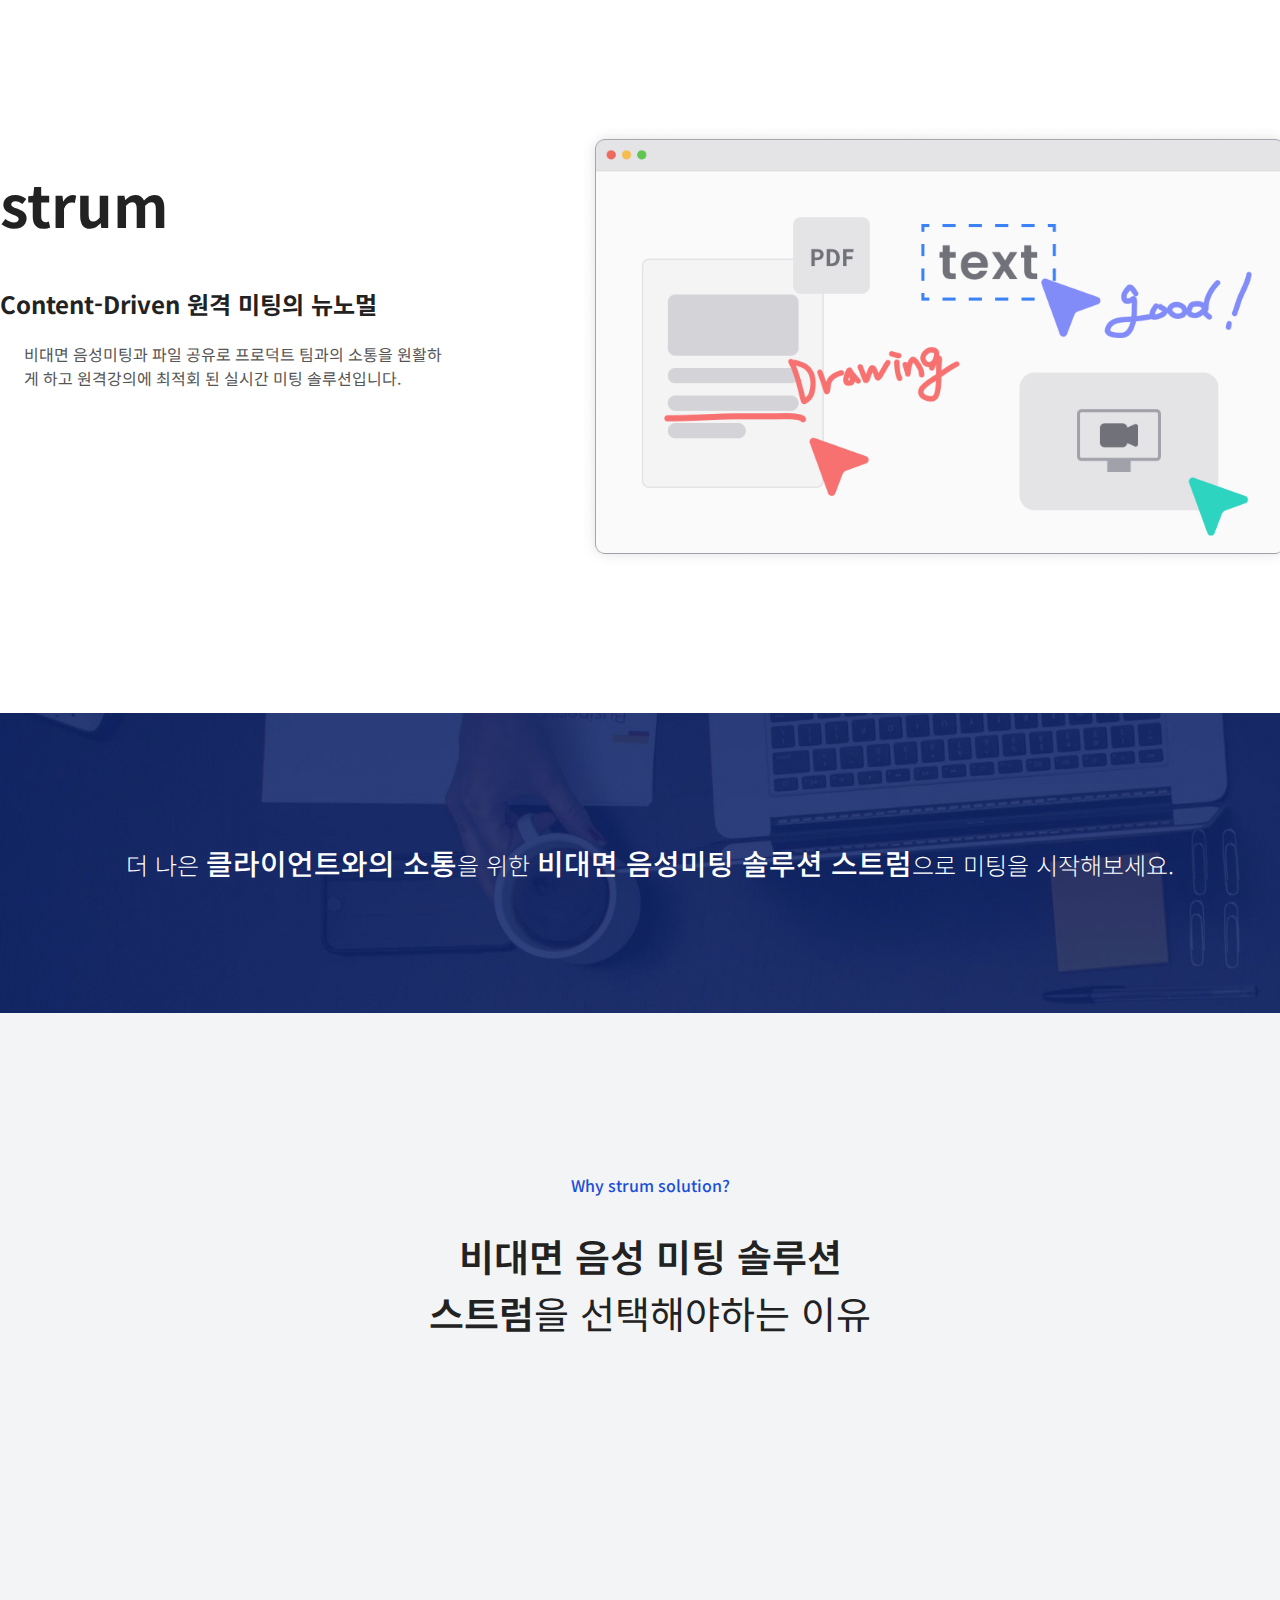
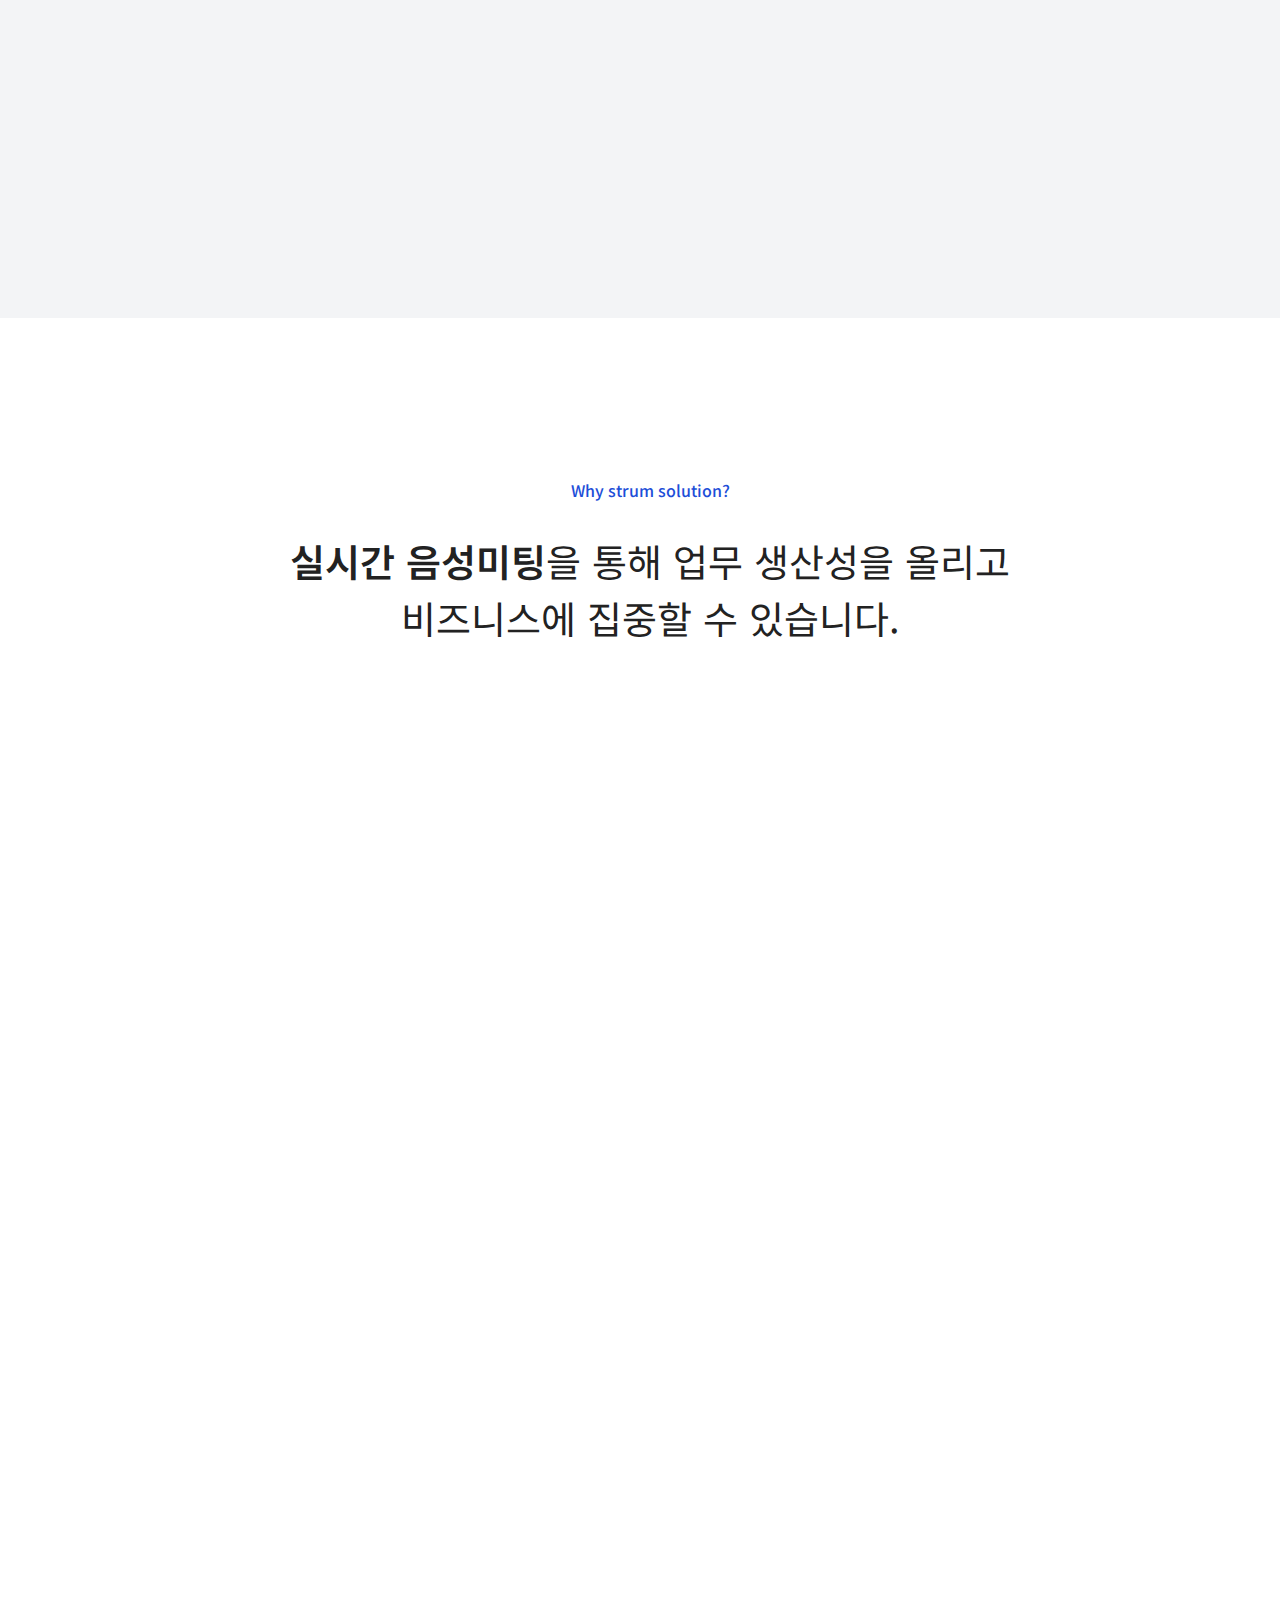
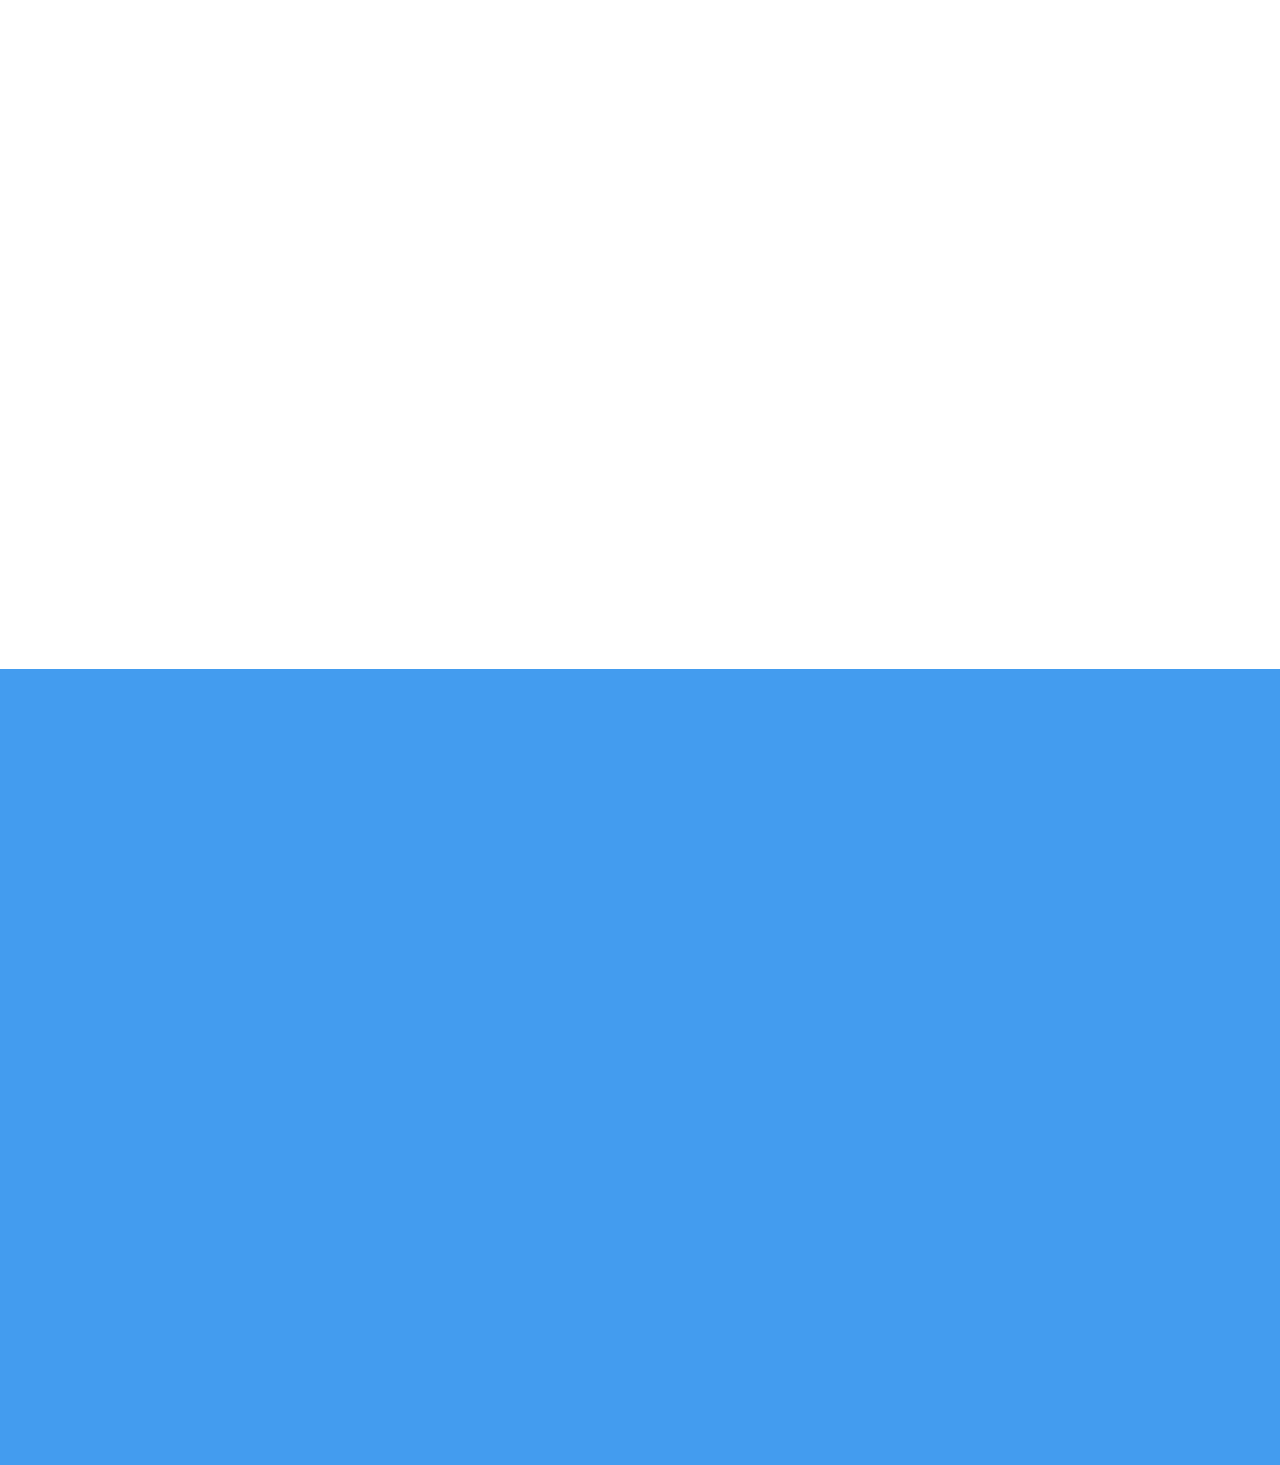
<file: portfolio/strum/strum.html>
<!DOCTYPE html>
<html lang="ko">
<head>
  <meta charset="UTF-8">
  <meta http-equiv="X-UA-Compatible" content="IE=edge">
  <meta name="viewport" content="width=device-width, initial-scale=1.0">
  <title>Modal : strum</title>
  <!-- jQuery CDN -->
  <script src="https://code.jquery.com/jquery-3.5.1.min.js"></script>
  <!-- Wow Scroll Reveal Animation -->
  <script src="js/wow.min.js"></script>
  <!-- Custom CSS & JS -->
  <link rel="stylesheet" href="style.css">
  <link rel="stylesheet" href="responsive.css">
  <script src="custom.js"></script>
</head>
<body>
  
  <div class="modal strum">
    <div class="product-main">
      <div class="main-inner">
        <div class="main-content">
          <div class="main-heading ltr wow">
            <h1>strum</h1>
            <h3>Content-Driven 원격 미팅의 뉴노멀</h3>
            <p>
              비대면 음성미팅과 파일 공유로 프로덕트 팀과의 소통을 원활하게 하고 원격강의에 최적회 된 실시간 미팅 솔루션입니다.
            </p>
          </div>
          <div class="rtl wow"><img src="images/strum-main.png"></div>
        </div>
      </div>
    </div>
    <div class="product-info">
      <div class="info-inner">
        <div class="info-content">
          <h3>
            더 나은 <span>클라이언트와의 소통</span>을 위한 <span>비대면 음성미팅 솔루션 스트럼</span>으로 미팅을 시작해보세요.
          </h3>
        </div>
      </div>
    </div>
    <div class="product-solution">
      <div class="solution-inner">
        <div class="solution-headline">
          <div class="headline-share">
            <h4>Why strum solution?</h4>
            <h2><span>비대면 음성 미팅 솔루션</span><br><span>스트럼</span>을 선택해야하는 이유</h2>
          </div>
        </div>
        <div class="solution-items">
          <div class="solution-item utd wow" data-wow-delay="0.25s">
            <div class="solution-item-image"><img src="images/strum-solution-01.svg"></div>
            <div class="solution-item-desc">
              <h3>클라이언트와 언제든 <span>생생하게 회의</span>하세요!</h3>
              <p>클라이언트에게 웹 URL만 제공하면, 바로 음성회의를 시작 할 수 있습니다.</p>
            </div>
          </div>
          <div class="solution-item utd wow" data-wow-delay="0.50s">
            <div class="solution-item-image"><img src="images/strum-solution-02.svg"></div>
            <div class="solution-item-desc">
              <h3>외적인 모습 신경 쓰지 말고 <span>편안한 모습</span> 그대로!</h3>
              <p>더 신경쓰이는 내 모습. 스트럼이 편안함을 제공해 드립니다.</p>
            </div>
          </div>
          <div class="solution-item utd wow" data-wow-delay="0.75s">
            <div class="solution-item-image"><img src="images/strum-solution-03.svg"></div>
            <div class="solution-item-desc">
              <h3>문서공유 귀찮거나 <span>어렵지 않습니다.</span></h3>
              <p>드래그만 하면 이미지, PDF파일, 화면 공유까지 한번에!</p>
            </div>
          </div>
        </div>
      </div>
    </div>
    <div class="product-detail">
      <div class="detail-inner">
        <div class="detail-headline">
          <div class="headline-share">
            <h4>Why strum solution?</h4>
            <h2><span>실시간 음성미팅</span>을 통해 업무 생산성을 올리고<br> 비즈니스에 집중할 수 있습니다.</h2>
          </div>
        </div>
        <div class="detail-items">
          <div class="detail-item">
            <div class="detail-item-desc ltr wow">
              <h4>라이브세션</h4>
              <h3>온라인 협업을 오프라인보다 LIVE 하게</h3>
              <p>
                스트럼 파일뷰어와 클라우드 파일 변환을 통해 다양한 형태의 문서를 실시간으로 업로드하고 공동 작업을 수행할 수 있습니다. 동시 텍스트 셀렉션, 다양한 주석 기능과 그리기도구를 활용하며 협업해보세요.
              </p>
            </div>
            <div class="detail-item-image rtl wow"><img src="images/strum-detail-01.png"></div>
          </div>
          <div class="detail-item">
            <div class="detail-item-image ltr wow"><img src="images/strum-detail-02.png"></div>
            <div class="detail-item-desc rtl wow">
              <h4>파일 동시협업</h4>
              <h3>클라우드 파일의 동시 협업</h3>
              <p>
                자체 제작된 고성능 무제한 보드에 파일, 이미지, url, 등 무엇이든 붙혀넣으며 동료와 이야기해보세요. 확대축소 및 스크롤시 60프레임의 속도로 Native App 수준의 퍼포먼스를 자랑합니다.
              </p>
            </div>
          </div>
          <div class="detail-item">
            <div class="detail-item-desc ltr wow">
              <h4>웹 RTC</h4>
              <h3>원활한 실시간 음성 (및 영상) 커뮤니케이션</h3>
              <p>
                원격 미팅을 통해 자유롭게 대화해보세요. 실시간 녹화 기능으로 회의내용을 재방문하거나 추적하기 쉽고 음성인식 AI가 자동으로 자막을 생성하여 회의록을 따로 작성할 필요가 없습니다.
              </p>
            </div>
            <div class="detail-item-image rtl wow"><img src="images/strum-detail-03.png"></div>
          </div>
        </div>
      </div>
    </div>
    <div class="product-promote">
      <div class="promote-inner">
        <div class="promote-content">
          <div class="detail-item-image ltr wow"><img src="images/strum-promote-01.png"></div>
          <div class="detail-item-desc promote-desc rtl wow">
            <h4>바로 사용 가능한 원격협업</h4>
            <h3>PDF부터 화면공유까지 한번에 가능한 음성미팅 솔루션</h3>
            <p>
              다운로드 없이 접속만으로 실시간 협업을 할 수 있습니다. 회의하면서 사용된 모든 문서는 서버에 저장되고 회의 히스토리를 관리할 수 있습니다.
            </p>
          </div>
        </div>
      </div>
    </div>
  </div>
  
</body>
</html>
</file>
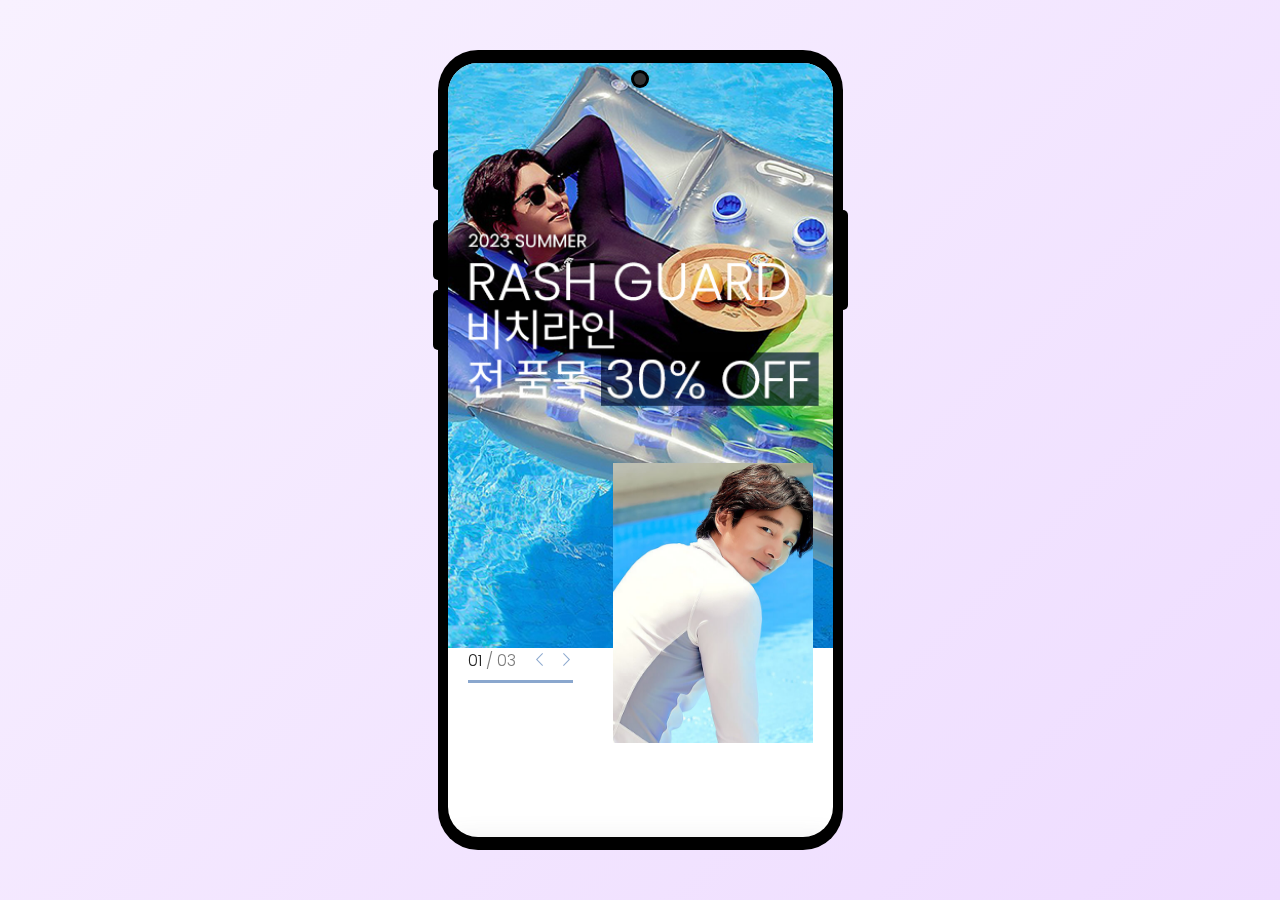
<file: portfolio/discovery/mobile-mockup/single.view.html>
<!DOCTYPE html>
<html lang="ko">
<head>
  <meta charset="UTF-8">
  <title>Mobile Mockup : Single View</title>
  <link rel="stylesheet" href="mobile-mockup.css">
  <style>
    body {
      height: 100vh;
      margin: 0;
      display: flex;
      justify-content: center;
      align-items: center;
      background-image: linear-gradient(135deg, #f8f1ff 0%, #eedcff 100%);
    }
  </style>
</head>
<body>
  
  <div class="mockup-container">
    <div class="mockup">
      <div class="mobile-mockup">
        <div class="camera">
          <span></span>
        </div>
        <div class="volume">
          <span></span>
          <span></span>
          <span></span>
        </div>
        <div class="power">
          <span></span>
        </div>
        <div class="iframe-url">
          <iframe src="../index.html" frameborder="0"></iframe>
        </div>
      </div>
    </div>
  </div>

</body>
</html>
</file>
<file: portfolio/discovery/responsive.css>
@media (max-width: 768px) {
  /* Default CSS */
  h1 {
    font-size: 32px;
  }
  h2 {
    font-size: 22px;
  }

  /* Common CSS */
  /* Headline-share */
  .headline-share {
    text-align: center;
    padding: 0;
  }
  .headline-share h1,
  .headline-share h2 {
    font-family: var(--primary-en);
    color: #19355b;
    font-weight: 800;
    margin-bottom: 30px;
  }
  .headline-share h2 {
    margin-bottom: 10px;
  }

  /* inner center */
  [class*="inner"] {
    width: 100%;
  }

  /* #################### header #################### */
  header {
    /* display: none; */
    position: relative;
  }
  .global-search {
    display: none;
  }
  .global-nav {
    display: none;
  }
  .mobile-gnb {
    display: block;
    position: fixed;
    bottom: 0;
    left: 0;
    width: 100%;
    height: 60px;
    transform: translateY(60px);
    z-index: 9999;
    background: #fff;
    box-shadow: rgba(100, 100, 111, 0.2) 0px 7px 29px 0px;
    transition: 0.35s;
  }
  .mobile-gnb.active {
    transform: translateY(0);
  }
  .mobile-gnb ul {
    display: flex;
    justify-content: center;
    align-items: center;
    padding: 0;
  }
  .mobile-gnb ul li {
    width: 100%;
    text-align: center;
  }
  .mobile-gnb ul li a {
    display: block;
    width: inherit;
  }

  /* #################### section : welcome  #################### */
  .welcome-content {
    height: 680px;
    overflow: hidden;
  }
  .welcome-slider-main {
    width: 100%;
    display: none;
  }
  .welcome-slider-main-mobile {
    display: block;
  }
  .welcome-slider-main-mobile img {
    width: 100%;
    height: 100%;
    object-fit: cover;
  }
  .welcome-slider-side {
    position: absolute;
    width: 200px;
    height: 300px;
    top: 400px;
    right: 20px;
  }

  .welcome-slider-info {
    width: 100%;
    bottom: 70px;
    left: 20px;
  }
  .welcome-slider-info-inner {
    align-items: flex-start;
    justify-content: flex-start;
    position: relative;
  }
  .welcome-progress {
    width: 105px;
    position: absolute;
    bottom: -10px;
    left: 0;
  }
  .welcome-slider-info .welcome-arrow .stop {
    display: none;
  }

  /* #################### section : new-arrival  #################### */
  .new-arrival-content {
    margin: 100px 0 80px;
    padding: 0 20px;
  }
  .new-arrival-slider-main {
    display: none;
  }
  .new-arrival-arrow {
    display: none;
  }
  .new-arrival-detail {
    width: 100%;
  }
  .new-arrival-slider-side {
    padding-top: 50px;
  }
  .new-arrival-slider-side .slick-slide {
    margin-right: 0;
  }
  .new-arrival-slider-side-item img {
    zoom: 1;
  }
  .new-arrival-progress {
    display: block;
  }

  /* #################### section : choice-menu  #################### */
  .choice-menu {
    margin-bottom: 100px;
  }
  .choice-menu-items {
    width: 100%;
    padding: 60px 20px;
    flex-direction: column;
    gap: 10px;
  }
  .choice-menu-item {
    flex-direction: row;
    gap: 10px;
    align-items: center;
  }
  .choice-menu-item > div {
    flex: 1;
  }

  /* #################### section : kids-item  #################### */
  .kids-item {
    margin-bottom: 120px;
    height: 500px;
    display: none;
  }
  .kids-item-content {
    flex-direction: column;
    gap: 40px;
  }
  .kids-item-slider-main {
    width: 100%;
    padding: 0 20px;
  }
  .kids-item-slider-main .slick-dots {
    display: none;
  }
  .kids-item-slider-main .slick-dots li {
    display: none;
  }
  .kids-item-detail {
    width: 100%;
    padding: 0 20px;
  }
  .kids-item-slider-side-text h3 {
    margin-top: 0px;
  }
  .kids-item-box {
    height: 100px;
  }

  /* #################### section : mds-choice  #################### */
  .mds-choice {
    height: 1750px;
  }
  .mds-choice-item {
    flex-direction: column;
    gap: 20px;
  }
  .mds-choice-items .mds-choice-item:nth-child(2) {
    margin-top: 50px;
  }
  .mds-choice-img {
    height: 400px;
  }
  .mds-choice-detail {
    margin-top: 20px;
    padding: 0 20px;
  }
  .mds-choice-slider {
    position: relative;
    width: 100%;
    bottom: 0;
  }
  .mds-choice-arrow {
    display: none !important;
  }
  .mds-choice-items .mds-choice-item:nth-child(2) .mds-choice-detail {
    text-align: right;
    margin-top: 20px;
    order: 2;
  }
  .mds-choice-items .mds-choice-item:nth-child(2) .mds-choice-img {
    order: 1;
  }
  .mds-choice-items .mds-choice-item:nth-child(2) .mds-choice-slider {
    order: 3;
    padding-top: 50px;
  }

  /* #################### section : video  #################### */
  .video {
    height: 440px;
  }
  .video-content {
    padding-top: 80px;
  }
  .video-slider {
    height: auto;
  }
  .video-slider .slick-slide {
    margin: 20px;
    transform: scale(1);
  }
  .video-progress {
    width: 240px;
    height: 4px;
    background: #fff;
    position: absolute;
    left: 50%;
    bottom: -20px;
    transform: translateX(-50%);
  }
  .video-progress-bar {
    width: 60px;
    height: 4px;
    background: #6d8099;
    transition: all 0.5s;
  }
  /* #################### section : sns  #################### */
  .sns {
    margin-top: 80px;
  }
  .sns-inner {
    padding: 0 20px;
  }
  .sns-content {
    flex-direction: column;
    gap: 10px;
  }
  .sns-content > div {
    width: 100%;
  }
  .sns-items {
    gap: 10px;
  }
  .sns-item {
    gap: 10px;
  }
  .sns-items.left {
    flex-direction: column;
  }
  .sns-items.left .sns-item:first-child {
    flex-direction: row;
  }
  .sns-item-img-outer {
    gap: 10px;
  }
  .sns-item-img-outer > div {
    gap: 10px;
  }
  .sns-items.right {
    gap: 10px;
  }
  .sns-items.right .sns-item:first-child .sns-item-img:last-child,
  .sns-items.right .sns-item:last-child .sns-item-img:last-child {
    transform: translateY(0);
  }

  /* #################### footer  #################### */
  footer {
    margin-top: 80px;
    height: 400px;
  }
  .footer-banner {
    font-size: 12px;
    height: 60px;
    padding: 0 10px;
  }
  .footer-content {
    gap: 10px;
    margin-top: 30px;
    padding: 0 20px;
  }
  .footer-items {
    flex-direction: column;
  }
  .footer-item ul {
    display: flex;
    align-items: center;
  }
  .footer-item ul li {
    flex: 1;
    font-size: 13px;
  }
  .footer-item ul li a {
    display: block;
    width: 100%;
  }
  .footer-content .footer-items:first-child .footer-item:first-child {
    font-size: 12px;
  }
  .footer-content
    .footer-items:first-child
    .footer-item:first-child
    li:first-child:after {
    right: 20px;
  }
  .footer-content .footer-items:first-child .footer-item:last-child ul {
    width: 100%;
  }
  .footer-content .footer-items:first-child .footer-item:last-child li {
    margin-left: 0;
    font-size: 11px;
    flex: initial;
    margin-right: 16px;
  }
  .footer-content .footer-items:first-child .footer-item:last-child li:before {
    left: -8px;
  }
  .footer-item address {
    width: 100%;
    font-size: 11px;
    margin-bottom: 10px;
  }
  .footer-item address p {
    font-size: 11px;
    margin-top: 0;
  }
  .footer-content .footer-items:last-child .footer-item {
    gap: 0;
    justify-content: flex-start;
    align-items: flex-start;
  }
  .footer-item > div {
    flex-direction: column;
    gap: 0;
  }
  .footer-item span {
    font-size: 11px;
  }
}
</file>
<file: portfolio/strum/responsive.css>
@media (max-width: 768px) {
  /* Default CSS */
  h1 {
    font-size: 32px;
  }
  h2 {
    font-size: 24px;
  }
  h3 {
    font-size: 18px;
  }

  /* Common CSS */
  .headline-share {
    padding-top: 100px;
  }
  .headline-share h4 {
    margin-bottom: 20px;
  }
  .headline-share h2 > span {
    font-size: inherit;
  }

  /* inner centering */
  [class*="inner"] {
    width: 100%;
    padding: 0 20px;
  }

  /* #################### Header #################### */
  .gnb {
    display: flex;
    flex-direction: column;
    gap: 20px;
    position: fixed;
    top: 0;
    right: -270px;
    width: 250px;
    height: 100vh;
    padding-top: 70px;
    padding-left: 15px;
    background: #fff;
    box-shadow: 3px 0 3px rgba(0, 0, 0, 0.2);
    transition: 0.5s;
  }
  .gnb.active {
    right: 0;
  }
  .gnb.active:before {
    content: "";
    background: rgba(0, 0, 0, 0.15);
    position: absolute;
    top: 0;
    right: 250px;
    width: 100vw;
    height: 100%;
    z-index: -999;
    pointer-events: none;
  }
  /* Trigger */
  .trigger {
    position: absolute;
    top: 15px;
    right: 20px;
    width: 30px;
    height: 30px;
    text-align: center;
    font-size: 28px;
  }
  .trigger:before {
    content: "\F479";
    font-family: bootstrap-icons;
  }
  .trigger.active:before {
    content: "\F659";
  }

  /* #################### Section : welcome #################### */
  .welcome-content {
    flex-direction: column;
    padding-top: 160px;
    padding-bottom: 40px;
    gap: 20px;
  }
  .welcome-heading {
    padding-top: 0;
    text-align: center;
  }
  .welcome-img {
    width: 100%;
  }

  /* #################### Section : About #################### */
  .about-content {
    padding-bottom: 120px;
    gap: 0;
  }
  .about-detail {
    width: 100%;
  }
  .about-icons img {
    display: none;
  }
  .about-text {
    flex-direction: column;
    gap: 40px;
  }
  .about-text .line {
    width: 60px;
  }

  /* #################### Section : service #################### */
  .service-tab-btn > div {
    padding-bottom: 20px;
  }
  .service-tab-btn > div img {
    zoom: 0.7;
  }
  .service-tab-btn p {
    display: none;
  }
  /* Slick Slider */
  .service-slider {
    display: flex;
    flex-direction: column;
    padding-top: 20px;
    padding-bottom: 20px;
    overflow: hidden;
  }
  .service-slider .slick-list {
    width: 100%;
  }
  .service-slider .slick-list .slick-slide {
    float: left;
  }
  .service-slider div img {
    width: 100%;
  }
  .service-slider .slick-dots {
    display: flex;
    flex-direction: row;
    padding: 0;
    gap: 10px;
  }
  .service-slider .slick-dots > li {
    width: 100%;
    padding: 10px 10px;
    border-radius: 12px;
    background: #fff;
    box-shadow: 0 0 10px rgba(0, 0, 0, 0.2);
    font-size: 16px;
  }
  .service-slider .slick-dots > li button {
    display: none;
  }
  .service-slider .slick-dots > li.slick-active {
    background: #1d4ed8;
    color: #fff;
  }
  .service-slider .slick-dots > li:after {
    margin-top: 10px;
    font-size: 14px;
  }

  /* tab01 - slick-dots */
  .service-tab.tab01 .service-slider .slick-dots > li:nth-child(1):before {
    content: "공동작업";
  }
  .service-tab.tab01 .service-slider .slick-dots > li:nth-child(2):before {
    content: "파일공유";
  }
  .service-tab.tab01 .service-slider .slick-dots > li:nth-child(3):before {
    content: "음성미팅";
  }
  .service-tab.tab01 .service-slider .slick-dots > li:nth-child(1):after {
    content: "실시간으로 함께 작업하세요!";
  }
  .service-tab.tab01 .service-slider .slick-dots > li:nth-child(2):after {
    content: "다양한 파일을 공유할 수 있어요.";
  }
  .service-tab.tab01 .service-slider .slick-dots > li:nth-child(3):after {
    content: "음성만으로 미팅을 진행하세요.";
  }
  /* tab02 - slick-dots */
  .service-tab.tab02 .service-slider .slick-dots > li:nth-child(1):before {
    content: "화면 래코딩";
  }
  .service-tab.tab02 .service-slider .slick-dots > li:nth-child(2):before {
    content: "테스트 관리";
  }
  .service-tab.tab02 .service-slider .slick-dots > li:nth-child(3):before {
    content: "피드백 생성";
  }
  .service-tab.tab02 .service-slider .slick-dots > li:nth-child(1):after {
    content: "단 한번의 클릭으로 업로드 해보세요.";
  }
  .service-tab.tab02 .service-slider .slick-dots > li:nth-child(2):after {
    content: "피드백을 테스크로 관리해보세요.";
  }
  .service-tab.tab02 .service-slider .slick-dots > li:nth-child(3):after {
    content: "리포트를 링크로 공유해보세요.";
  }
  .btn-more {
    width: 60%;
  }
  /* #################### Section : partners #################### */
  .partners {
    padding-bottom: 100px;
  }
  .partners-items {
    gap: 30px;
  }
  .partners-items img {
    width: 40%;
  }

  /* #################### Footer #################### */
  .footer-content {
    padding-top: 40px;
    padding-bottom: 50px;
  }
  .footer-content .logo {
    zoom: 0.8;
  }
  .copyright {
    flex-direction: column;
  }
  .copyright .address span {
    font-size: 13px;
    margin-bottom: 8px;
  }
  .copyright .policy a {
    font-size: 14px;
  }
  .copyright .policy a:first-child {
    margin-left: 0;
  }

  /* ################### Sub Page Modal : strum ################### */
  .product-main {
    padding-top: 80px;
    padding-bottom: 100px;
  }
  .main-content {
    flex-direction: column;
    gap: 40px;
  }
  .main-content .main-heading {
    padding-top: 0;
    text-align: center;
  }
  .main-content .main-heading h3 {
    margin-top: 30px;
    margin-bottom: 20px;
  }
  .info-content {
    height: 200px;
  }
  .info-content h3 {
    zoom: 0.8;
  }
  .product-solution {
    padding-bottom: 100px;
  }
  .solution-headline {
    margin-bottom: 40px;
  }
  .solution-items {
    flex-direction: column;
    gap: 30px;
    margin-bottom: 20px;
  }
  .solution-item-image {
    margin-bottom: 10px;
  }
  .solution-item-image img {
    width: 50%;
  }
  .detail-headline {
    margin-bottom: 40px;
  }
  .detail-item {
    flex-direction: column;
    gap: 20px;
    margin-bottom: 60px;
  }
  .detail-items .detail-item:nth-child(1) .detail-item-image,
  .detail-items .detail-item:nth-child(3) .detail-item-image {
    order: 1;
  }
  .detail-items .detail-item:nth-child(1) .detail-item-desc,
  .detail-items .detail-item:nth-child(3) .detail-item-desc {
    order: 2;
  }
  .detail-item-desc h3 {
    margin-top: 20px;
  }
  .product-promote {
    padding-top: 80px;
    padding-bottom: 60px;
  }
  .promote-content {
    flex-direction: column;
    gap: 40px;
  }
  /* Featherlight Movile CSS */
  .featherlight .featherlight-close-icon {
    font-size: 24px;
    right: 20px;
    top: 32px;
  }
  .featherlight-inner {
    padding: 0 !important;
  }
}
</file>
<file: portfolio/discovery/mobile-mockup/mobile-mockup.css>
* {
  box-sizing: border-box;
}
body {
  margin: 0;
  height: 100vh;
}
.mockup-container {
  display: flex;
  justify-content: center;
  align-items: center;
  flex-wrap: wrap;
  gap: 100px;
  padding: 50px 0;
}
.mobile-mockup {
  width: 405px;
  height: 800px;
  border-radius: 40px;
  background: #000;
  position: relative;
  display: flex;
  justify-content: center;
  align-items: center;
}
.iframe-url {
  background: #fff;
  width: calc(405px - 20px);
  height: calc(800px - 26px);
  border-radius: 30px;
  overflow: hidden;
}
.iframe-url iframe {
  width: 100%;
  height: 100%;
}

/* Camera */
.camera {
  position: absolute;
  top: 20px;
  left: 50%;
  transform: translateX(-50%);
  width: 18px;
  height: 18px;
  background: #000;
  border-radius: 50%;
}
.camera span {
  position: absolute;
  top: 50%;
  left: 50%;
  transform: translate(-50%, -50%);
  width: 12px;
  height: 12px;
  border-radius: 50%;
  background: #333;
}
/* Power */
.power {
  position: absolute;
  top: 160px;
  right: -5px;
  width: 10px;
  height: 100px;
}
.power span {
  position: absolute;
  background: #000;
  width: 5px;
  height: 100px;
  border-radius: 0 5px 5px 0;
  right: 0;
}
/* Volume */
.volume {
  position: absolute;
  top: 100px;
  left: -5px;
  width: 10px;
  height: 200px;
}
.volume span {
  position: absolute;
  background: #000;
  width: 5px;
  height: 40px;
  border-radius: 5px 0 0 5px;
}
.volume span:nth-child(1) {
  top: 0;
  height: 40px;
}
.volume span:nth-child(2) {
  height: 60px;
  top: 70px;
}
.volume span:nth-child(3) {
  top: 140px;
  height: 60px;
}
</file>
<file: portfolio/discovery/style.css>
/* Bootstrap icons CDN */
@import url("https://cdn.jsdelivr.net/npm/bootstrap-icons@1.9.1/font/bootstrap-icons.css");

/* Google Web Fonts - Noto Sans KR */
@import url("https://fonts.googleapis.com/css2?family=Noto+Sans+KR:wght@300;400;500;700;900&display=swap");
/* Google Web Fonts - Poppins */
@import url("https://fonts.googleapis.com/css2?family=Poppins:wght@100;200;300;400;500;600;700;800;900&display=swap");

:root {
  /* Font Family */
  --primary-kr: "Noto Sans KR";
  --primary-en: "Poppins";
}

* {
  box-sizing: border-box;
  font-family: var(--primary-kr);
  font-weight: 300;
  color: #222;
}

a {
  text-decoration: none;
  color: inherit;
}

/* Default CSS */
html {
  scroll-behavior: smooth;
}
body {
  margin: 0;
  font-size: 16px;
  line-height: 1.5em;
  text-transform: uppercase;
}

h1,
h2,
h3,
h4,
h5,
h6,
p {
  margin: 0;
  font-family: var(--primary-kr);
  font-weight: inherit;
  text-transform: uppercase;
  font-weight: 300;
}
h1 {
  font-size: 42px;
}
h2 {
  font-size: 30px;
}
h3 {
  font-size: 20px;
}
p {
  font-size: 14px;
}
em {
  font-style: normal;
}
li {
  list-style: none;
}

/* Common CSS */
/* Headline-share */
.headline-share {
  text-align: center;
}
.headline-share h1,
.headline-share h2 {
  font-family: var(--primary-en);
  color: #19355b;
  font-weight: 800;
  margin-bottom: 30px;
}
.headline-share h2 {
  margin-bottom: 10px;
}

/* Go to Top */
.btn-top {
  position: fixed;
  right: 20px;
  bottom: -50px;
  width: 40px;
  height: 40px;
  border-radius: 5px;
  background: #19355b3f;
  line-height: 43px;
  text-align: center;
  transition: 0.5s;
}
.btn-top.active {
  bottom: 80px;
}
.btn-top:hover {
  background: #19355b53;
}

/* inner center */
[class*="inner"] {
  width: 1280px;
  margin: auto;
}

/* #################### header #################### */
.global-search-content {
  display: flex;
  justify-content: space-between;
  align-items: center;
  height: 70px;
  transform: translateY(10px);
}
.global-search-content .search input {
  background: url(images/search.png) no-repeat center right 8px;
  width: 300px;
  padding: 8px;
  border: none;
  border-bottom: 1px solid #000;
  outline: none;
}
.global-search-content .search input::placeholder {
  font-size: 12px;
  color: #222;
  opacity: 1;
  transition: 0.3s;
}
.global-search-content .search input:focus::placeholder {
  opacity: 0;
}
.global-search-content .utility {
  display: flex;
}
.global-search-content .utility li {
  text-align: center;
  width: 60px;
}
.global-search-content .utility li img {
  zoom: 0.8;
}
.global-nav {
  background: #000;
  height: 80px;
}
.global-nav-inner ul {
  display: flex;
  align-items: center;
  height: 100%;
  height: 80px;
}
.global-nav-inner ul li {
  flex: 3;
  color: #fff;
  font-size: 14px;
  text-align: center;
}
.global-nav-inner ul li:nth-child(7) {
  flex: 1;
}
.global-nav-inner ul li a {
  font-family: var(--primary-en);
  font-weight: 600;
}
.mobile-gnb {
  display: none;
}

/* #################### section : welcome  #################### */
.welcome-content {
  position: relative;
  height: 520px;
}
.welcome-slider-main div {
  cursor: pointer;
}
.welcome-slider-main div img {
  width: 100%;
  height: 100%;
  object-fit: cover;
}
.welcome-slider-main-mobile {
  display: none;
}
.welcome-slider-side {
  position: absolute;
  width: 320px;
  height: 485px;
  top: 68px;
  right: 120px;
}
.welcome-slider-side div {
  cursor: pointer;
}
.welcome-slider-side div img {
  width: 100%;
  height: 100%;
  object-fit: cover;
}
.welcome-slider-info {
  position: absolute;
  width: 800px;
  bottom: 50px;
  left: 0;
}
.welcome-slider-info-inner {
  display: flex;
  width: 100%;
  align-items: center;
  gap: 20px;
  justify-content: flex-end;
}
.welcome-slider-info-inner span {
  color: #7b7b7b;
  font-family: var(--primary-en);
}
.welcome-slider-info-inner span:first-child {
  color: #222;
}
.welcome-progress {
  width: 140px;
  height: 3px;
  background: #c5ccd5;
  margin-right: 20px;
  overflow: hidden;
}
.welcome-progress-bar {
  width: 0;
  height: 3px;
  background: #8aa7ce;
}
.welcome-progress-bar.on {
  animation: progress 3s forwards 1 linear;
}
.welcome-slider-info .welcome-arrow {
  display: flex;
  gap: 20px;
  cursor: pointer;
}

@keyframes progress {
  to {
    width: 100%;
  }
}

/* #################### section : new-arrival  #################### */
.new-arrival-content {
  margin: 120px 0 60px;
  display: flex;
  position: relative;
  gap: 30px;
}
.new-arrival-slider-main {
  width: 50%;
}
.new-arrival-slider-main div img {
  width: 100%;
}
.new-arrival-arrow {
  position: absolute;
  display: flex;
  cursor: pointer;
  transform: translateY(97px);
  left: 40%;
  z-index: 1000;
  zoom: 0.8;
}
.new-arrival-detail {
  width: 50%;
  padding-top: 4px;
}
.new-arrival-slider-side {
  padding-top: 60px;
}
.new-arrival-slider-side .slick-slide {
  margin-right: 34px;
}
.new-arrival-slider-side div {
  cursor: pointer;
}
.new-arrival-slider-side-item {
  text-align: center;
}
.new-arrival-slider-side-item img {
  zoom: 0.7;
  margin: auto;
}
.new-arrival-slider-side-item p span {
  display: block;
  font-family: var(--primary-en);
  color: #19355b;
}
.new-arrival-slider-side-item p span em {
  font-size: 12px;
}
.new-arrival-progress {
  width: 240px;
  height: 4px;
  background: #e2e7ed;
  position: absolute;
  left: 50%;
  bottom: -30px;
  transform: translateX(-50%);
}
.new-arrival-progress-bar {
  width: 60px;
  height: 4px;
  background: #6d8099;
  transition: all 0.5s;
}
.new-arrival-progress {
  display: none;
}

/* #################### section : choice-menu  #################### */
.choice-menu {
  background: #f0f0f0;
  margin-bottom: 140px;
}
.choice-menu-items {
  width: 80%;
  margin: 0 auto;
  padding: 80px 0;
  display: flex;
  gap: 20px;
}
.choice-menu-item {
  display: flex;
  flex-direction: column;
  gap: 10px;
  cursor: pointer;
}
.choice-menu-item div img {
  width: 100%;
  height: 100%;
  object-fit: cover;
}
.choice-menu-item .headline-share {
  text-align: left;
  padding-top: 20px;
}

/* #################### section : kids-item  #################### */
.kids-item {
  position: relative;
  margin-bottom: 120px;
  height: 500px;
}
.kids-item-content {
  display: flex;
  gap: 40px;
  position: relative;
}
.kids-item-slider-main {
  width: 60%;
}
.kids-item-slider-main div {
  cursor: pointer;
}
.kids-item-slider-main div img {
  width: 100%;
  object-fit: cover;
}
.kids-item-slider-main .slick-dots {
  width: 400px;
  height: 150px;
  position: absolute;
  right: -400px;
  bottom: 0;
  z-index: 1000;
}
.kids-item-slider-main .slick-dots li button {
  display: none;
}
.kids-item-slider-main .slick-dots li {
  position: relative;
  margin-bottom: 10px;
}
.kids-item-slider-main .slick-dots li:before {
  content: "";
  position: absolute;
  top: 50%;
  left: 0;
  width: 120px;
  height: 2px;
  background: #fff;
  opacity: 0;
  transform: translate(-150%, -50%);
  transition: all 1s;
}
.kids-item-slider-main .slick-dots li:after {
  color: #6d8099;
  font-size: 14px;
  display: inline-block;
  transition: all 1s;
}
.kids-item-slider-main .slick-dots li:nth-child(1):after {
  content: "가족이 함께 입는 티셔츠";
}
.kids-item-slider-main .slick-dots li:nth-child(2):after {
  content: "키즈 생존 수영복";
}
.kids-item-slider-main .slick-dots li:nth-child(3):after {
  content: "버킷 디워커 키즈";
}
.kids-item-slider-main .slick-dots li.slick-active:before {
  transform: translate(-80%, -50%);
  opacity: 1;
}
.kids-item-slider-main .slick-dots li.slick-active:after {
  transform: translateX(46px);
  color: #19355b;
  font-weight: 700;
}
.kids-item-detail {
  width: 40%;
  margin-top: 10px;
}
.kids-item-detail .headline-share {
  text-align: left;
}
.kids-item-slider-side .slick-track {
  display: flex;
}
.kids-item-slider-side-text h3 {
  margin-top: 30px;
  margin-bottom: 20px;
  font-weight: 500;
  position: relative;
  display: inline-block;
}
.kids-item-slider-side-text h3:before {
  content: "";
  position: absolute;
  bottom: 0;
  left: 0;
  width: 110%;
  height: 10px;
  background: #dae6f4;
  z-index: -1;
}
.kids-item-slider-side-text p {
  display: block;
}
.kids-item-box {
  width: 80%;
  height: 240px;
  background: #dae6f4;
  position: absolute;
  bottom: 0;
  right: 0;
  z-index: -1;
}

/* #################### section : mds-choice  #################### */
.mds-choice-items {
  padding-top: 40px;
}
.mds-choice-item {
  display: flex;
  position: relative;
  gap: 40px;
}
.mds-choice-items .mds-choice-item:nth-child(2) {
  justify-content: flex-end;
  margin-top: 30px;
}
.mds-choice-img {
  height: 620px;
}
.mds-choice-img img {
  width: 100%;
  height: 100%;
  object-fit: cover;
}
.mds-choice-detail {
  margin-top: 40px;
}
.mds-choice-detail h3 {
  font-weight: 400;
}
.mds-choice-detail h3 em {
  font-family: var(--primary-en);
}
.mds-choice-detail p {
  margin-top: 10px;
  margin-bottom: 30px;
}
.mds-choice-slider {
  position: absolute;
  width: 850px;
  bottom: 90px;
  right: 0;
}
.mds-choice-slider .slick-slide {
  margin-left: 16px;
}
.mds-choice-slider div {
  cursor: pointer;
}
.mds-choice-slider div img {
  width: 100%;
}
.mds-choice-items .mds-choice-item:nth-child(1) .mds-choice-arrow {
  display: flex;
  justify-content: space-between;
  position: absolute;
  bottom: 40px;
  width: 100px;
  height: 40px;
  right: 0;
  zoom: 0.9;
}
.mds-choice-items .mds-choice-item:nth-child(1) .mds-choice-arrow > div {
  width: 40px;
  text-align: center;
  cursor: pointer;
}
.mds-choice-items
  .mds-choice-item:nth-child(1)
  .mds-choice-arrow
  .slick-arrow.slick-hidden {
  display: block;
}
.mds-choice-items .mds-choice-item:nth-child(2) .mds-choice-detail {
  text-align: right;
  margin-top: 80px;
}
.mds-choice-items .mds-choice-item:nth-child(2) .mds-choice-slider {
  bottom: 40px;
  left: 0;
}

/* #################### section : video  #################### */
.video {
  height: 900px;
  background: linear-gradient(
    0deg,
    rgba(196, 211, 230, 1) 0%,
    rgba(244, 247, 250, 1) 100%
  );
  margin-top: 120px;
}
.video-inner {
  width: 100%;
}
.video-content {
  padding-top: 120px;
  position: relative;
}
.video-slider {
  width: 100%;
  height: 600px;
  position: relative;
}
.video-slider .slick-slide {
  margin: 0 50px;
  position: relative;
  transform: scale(0.9);
  transition: all 0.5s;
}
.video-slider .slick-slide.on {
  transform: scale(1);
}
.video-slider .slick-slide .video-overlay {
  width: 100%;
  height: 100%;
  position: absolute;
  left: 0;
  top: 0;
  transition: all 0.5s;
  background: rgba(0, 0, 0, 0.7);
}
.video-slider .slick-slide.on .video-overlay {
  opacity: 0;
}
.video-slider div {
  cursor: pointer;
}
.video-slider div img {
  width: 100%;
  height: 100%;
  object-fit: cover;
}
.video-progress {
  width: 240px;
  height: 4px;
  background: #fff;
  position: absolute;
  left: 50%;
  bottom: -30px;
  transform: translateX(-50%);
}
.video-progress-bar {
  width: 60px;
  height: 4px;
  background: #6d8099;
  transition: all 0.5s;
}

/* #################### section : sns  #################### */
.sns {
  margin-top: 120px;
}
.sns-inner .headline-share {
  text-align: left;
  margin-bottom: 40px;
}
.sns-inner .headline-share h1 {
  text-transform: none;
}
.sns-content {
  display: flex;
  gap: 20px;
  align-items: flex-end;
}
.sns-content > div {
  width: 40%;
  flex: 1;
}
.sns-items {
  display: flex;
  gap: 20px;
}
.sns-item {
  display: flex;
  gap: 20px;
}
.sns-items.left .sns-item:first-child {
  flex-direction: column;
  align-items: flex-end;
}
.sns-item-img-outer {
  display: flex;
  flex-direction: column;
  gap: 20px;
}
.sns-item-img-outer > div {
  display: flex;
  gap: 20px;
}
.sns-items.right {
  flex-direction: column;
  gap: 20px;
}
.sns-items.right .sns-item:first-child {
  align-items: flex-end;
}
.sns-items.right .sns-item:first-child .sns-item-img:last-child,
.sns-items.right .sns-item:last-child .sns-item-img:last-child {
  transform: translateY(-20px);
}
.sns-items.right .sns-item:last-child .sns-item-img:last-child {
  height: 50%;
}
.sns-item-img {
  position: relative;
  overflow: hidden;
  cursor: pointer;
  aspect-ratio: 1/1;
}
.sns-item-img .sns-overlay {
  width: 100%;
  height: 50%;
  position: absolute;
  left: 0;
  bottom: 0;
  background: rgb(0, 0, 0);
  background: linear-gradient(0deg, rgba(0, 0, 0, 1) 0%, transparent 100%);
  transform: translateY(100%);
  transition: all 0.5s;
}
.sns-item-img:hover .sns-overlay {
  transform: translateY(0);
}
.sns-item-img .sns-overlay p {
  position: absolute;
  left: 5%;
  bottom: 10%;
  color: #fff;
  font-weight: 400;
}
.sns-item-img img {
  width: 100%;
  object-fit: cover;
}

/* #################### footer  #################### */
footer {
  margin-top: 120px;
  height: 320px;
  background: #eee;
}
.footer-banner {
  display: flex;
  justify-content: center;
  align-items: center;
  height: 80px;
  background: #67717e;
  color: #cdd0d4;
  text-align: center;
  font-weight: 400;
}
.footer-content {
  display: flex;
  flex-direction: column;
  gap: 20px;
  margin-top: 40px;
}
.footer-items {
  display: flex;
  justify-content: space-between;
}
.footer-item {
  display: flex;
}
.footer-item ul {
  display: flex;
  margin: 0;
  padding: 0;
}
.footer-content .footer-items:first-child .footer-item li {
  position: relative;
}
.footer-content
  .footer-items:first-child
  .footer-item:first-child
  li:first-child:after {
  content: "";
  width: 2px;
  height: 14px;
  background: #616161;
  position: absolute;
  right: 30px;
  top: 50%;
  transform: translateY(-50%);
}
.footer-content .footer-items:first-child .footer-item:first-child li a {
  font-family: var(--primary-en);
  font-weight: 700;
  color: #292929;
  margin-right: 60px;
}
.footer-content .footer-items:first-child .footer-item:last-child li {
  margin-left: 20px;
  font-size: 14px;
}
.footer-content .footer-items:first-child .footer-item:last-child li:before {
  content: "";
  width: 1px;
  height: 13px;
  background: #838383;
  position: absolute;
  left: -10px;
  top: 50%;
  transform: translateY(-40%);
}
.footer-content
  .footer-items:first-child
  .footer-item:last-child
  li:first-child:before {
  display: none;
}
.footer-item address {
  font-size: 14px;
  font-style: normal;
}
.footer-item address strong {
  display: block;
}
.footer-item address p {
  display: inline-block;
  position: relative;
  margin-top: 10px;
  margin-right: 20px;
}
.footer-item address p:after {
  content: "";
  width: 1px;
  height: 13px;
  background: #616161;
  position: absolute;
  right: -12px;
  top: 50%;
  transform: translateY(-50%);
}
.footer-item address p:last-child:after {
  display: none;
}
.footer-content .footer-items:last-child .footer-item {
  flex-direction: column;
  gap: 10px;
  justify-content: flex-end;
  align-items: flex-end;
}
.footer-item > div {
  display: flex;
  gap: 20px;
}
.footer-item span {
  font-size: 14px;
}
.footer-item h4 {
  font-weight: 500;
}
</file>
<file: portfolio/strum/js/featherlight/featherlight.css>
/**
 * Featherlight – ultra slim jQuery lightbox
 * Version 1.7.13 - http://noelboss.github.io/featherlight/
 *
 * Copyright 2018, Noël Raoul Bossart (http://www.noelboss.com)
 * MIT Licensed.
**/

html.with-featherlight {
  /* disable global scrolling when featherlights are visible */
  overflow: hidden;
}

.featherlight {
  display: none;

  /* dimensions: spanning the background from edge to edge */
  position: fixed;
  top: 0;
  right: 0;
  bottom: 0;
  left: 0;
  z-index: 2147483647; /* z-index needs to be >= elements on the site. */

  /* position: centering content */
  text-align: center;

  /* insures that the ::before pseudo element doesn't force wrap with fixed width content; */
  white-space: nowrap;

  /* styling */
  cursor: pointer;
  background: #333;
  /* IE8 "hack" for nested featherlights */
  background: rgba(0, 0, 0, 0);
}

/* support for nested featherlights. Does not work in IE8 (use JS to fix) */
.featherlight:last-of-type {
  background: rgba(0, 0, 0, 0.8);
}

.featherlight:before {
  /* position: trick to center content vertically */
  content: "";
  display: inline-block;
  height: 100%;
  vertical-align: middle;
}

.featherlight .featherlight-content {
  /* make content container for positioned elements (close button) */
  position: relative;

  /* position: centering vertical and horizontal */
  text-align: left;
  vertical-align: middle;
  display: inline-block;

  /* dimensions: cut off images */
  overflow: auto;
  padding: 25px 25px 0;
  border-bottom: 25px solid transparent;

  /* dimensions: handling large content */
  margin-left: 5%;
  margin-right: 5%;
  max-height: 95%;

  /* styling */
  background: #fff;
  cursor: auto;

  /* reset white-space wrapping */
  white-space: normal;
}

/* contains the content */
.featherlight .featherlight-inner {
  /* make sure its visible */
  display: block;
}

/* don't show these though */
.featherlight script.featherlight-inner,
.featherlight link.featherlight-inner,
.featherlight style.featherlight-inner {
  display: none;
}

.featherlight .featherlight-close-icon {
  /* position: centering vertical and horizontal */
  position: absolute;
  z-index: 9999;
  top: 0;
  right: 0;

  /* dimensions: 25px x 25px */
  line-height: 25px;
  width: 25px;

  /* styling */
  cursor: pointer;
  text-align: center;
  font-family: Arial, sans-serif;
  background: #fff; /* Set the background in case it overlaps the content */
  background: rgba(255, 255, 255, 0.3);
  color: #000;
  border: none;
  padding: 0;
}

/* See http://stackoverflow.com/questions/16077341/how-to-reset-all-default-styles-of-the-html5-button-element */
.featherlight .featherlight-close-icon::-moz-focus-inner {
  border: 0;
  padding: 0;
}

.featherlight .featherlight-image {
  /* styling */
  width: 100%;
}

.featherlight-iframe .featherlight-content {
  /* removed the border for image croping since iframe is edge to edge */
  border-bottom: 0;
  padding: 0;
  -webkit-overflow-scrolling: touch;
}

.featherlight iframe {
  /* styling */
  border: none;
}

.featherlight * {
  /* See https://github.com/noelboss/featherlight/issues/42 */
  -webkit-box-sizing: border-box;
  -moz-box-sizing: border-box;
  box-sizing: border-box;
}

/* handling phones and small screens */
@media only screen and (max-width: 1024px) {
  .featherlight .featherlight-content {
    /* dimensions: maximize lightbox with for small screens */
    margin-left: 0;
    margin-right: 0;
    max-height: 98%;

    padding: 10px 10px 0;
    border-bottom: 10px solid transparent;
  }
}

/* hide non featherlight items when printing */
@media print {
  html.with-featherlight > * > :not(.featherlight) {
    display: none;
  }
}

/* Featherlight Custom Css */
.featherlight .featherlight-content {
  position: relative;
  text-align: left;
  vertical-align: middle;
  display: inline-block;
  overflow: auto;
  padding: 0;
  border-bottom: 25px solid transparent;
  margin-left: 0;
  margin-right: 0;
  max-height: 100%;
  background: #fff;
  cursor: auto;
  white-space: normal;
  width: 100%;
  height: 100%;
}
.featherlight iframe {
  border: none;
  width: 100%;
  height: 100%;
}
.featherlight .featherlight-close-icon {
  position: absolute;
  z-index: 9999;
  top: 30px;
  right: 70px;
  line-height: 25px;
  width: 25px;
  cursor: pointer;
  text-align: center;
  font-family: Arial, sans-serif;
  background: #fff;
  background: rgba(255, 255, 255, 0.3);
  color: #000;
  border: none;
  padding: 0;
  font-size: 40px;
  outline: none;
}
</file>
<file: portfolio/strum/style.css>
/* Bootstrap icons CDN */
@import url("https://cdn.jsdelivr.net/npm/bootstrap-icons@1.9.1/font/bootstrap-icons.css");

/* Google Web Fonts CDN */
@import url("https://fonts.googleapis.com/css2?family=Noto+Sans+KR:wght@300;400;500;700;900&display=swap");

/* Reset CSS */
* {
  box-sizing: border-box;
  color: #222;
  font-family: "Noto Sans KR", sans-serif;
  font-size: 16px;
  line-height: 1.5em;
}

a {
  text-decoration: none;
  color: inherit;
}
li {
  list-style: none;
}

/* Default CSS */
html {
  scroll-behavior: smooth;
}
body {
  margin: 0;
}

h1,
h2,
h3,
h4,
h5,
h6 {
  margin: 0;
  font-weight: 400;
}
em {
  font-style: normal;
}
h1 {
  font-size: 48px;
}
h2 {
  font-size: 38px;
}
h3 {
  font-size: 24px;
}

/* Common CSS */
.headline-share {
  padding-top: 160px;
}
.headline-share h4 {
  color: #1d4ed8;
  font-weight: 500;
  margin-bottom: 30px;
}
.headline-share h2 > span {
  font-size: inherit;
  font-weight: 600;
}

/* Go to top */
.btn-top {
  position: fixed;
  right: 20px;
  bottom: -50px;
  width: 40px;
  height: 40px;
  border-radius: 5px;
  background: rgba(0, 0, 0, 0.5);
  color: #fff;
  line-height: 43px;
  text-align: center;
  transition: 0.5s;
  z-index: 9999;
}
.btn-top .bi {
  color: #fff;
}
.btn-top.active {
  bottom: 20px;
}
.btn-top:hover {
  background: rgba(0, 0, 0, 0.7);
}

/* inner centering */
[class*="inner"] {
  width: 1300px;
  margin: auto;
}

/* #################### Header #################### */
header {
  position: fixed;
  width: 100%;
  z-index: 9999;
}
.header-content {
  display: flex;
  justify-content: space-between;
  align-items: center;
  height: 80px;
}
.header-content .logo img {
  width: 140px;
}
.gnb a {
  margin-left: 30px;
  font-weight: 400;
}
header.active {
  background: #fff;
  box-shadow: 4px 0 10px rgba(0, 0, 0, 0.2);
}

/* #################### Section : welcome #################### */
.welcome {
  background: #f0f4ff;
  padding-bottom: 60px;
}
.welcome-content {
  display: flex;
  justify-content: space-between;
  padding-top: 220px;
  gap: 120px;
}
.welcome-heading {
  display: flex;
  flex-direction: column;
  height: 100%;
  flex: 3;
  padding-top: 50px;
}
.welcome-heading h1 {
  font-weight: 700;
  margin-bottom: 30px;
}
.welcome-heading h1 span {
  display: block;
  font-size: inherit;
}
.welcome-heading h1 span em {
  font-size: inherit;
  color: #1d4ed8;
}
.welcome-heading h3 {
  line-height: 1.5em;
  color: #555;
}
.welcome-img {
  flex: 7;
}
.welcome-img img {
  width: 100%;
  height: 100%;
  object-fit: cover;
}

/* #################### Section : About #################### */
.about-content {
  display: flex;
  flex-direction: column;
  gap: 60px;
  align-items: flex-end;
  padding-bottom: 220px;
}
.about-content .headline-share {
  width: 100%;
}
.about-detail {
  display: flex;
  flex-direction: column;
  align-items: flex-end;
  gap: 60px;
  width: 70%;
}
.about-icons img {
  width: 64px;
}
.about-text {
  display: flex;
  gap: 80px;
}
.about-text .line {
  width: 200px;
  height: 2px;
  background: #1d4ed8;
}
.about-text h4 {
  color: #555;
}
.about-text h4 span {
  font-weight: 500;
  color: #222;
}

/* #################### Section : service #################### */
.service {
  background: #f0f4ff;
  padding-bottom: 60px;
  overflow-x: hidden;
}
.service-content .headline-share {
  text-align: center;
  padding-bottom: 80px;
}
.service-tab-btns {
  display: flex;
}
.service-tab-btn {
  flex: 1;
  text-align: center;
  border-bottom: 4px solid #d3d3d3;
  opacity: 0.65;
  cursor: pointer;
}
.service-tab-btn.active {
  border-bottom: 4px solid #1d4ed8;
  opacity: 1;
}
.service-tab-btn > div {
  display: flex;
  align-items: center;
  justify-content: center;
  gap: 4px;
}
.service-tab-btn > div img {
  width: 40px;
}
.service-tab-btn > div h3 {
  font-weight: 700;
}
.service-tab {
  width: 100%;
  display: none;
}
.service-tab.active {
  display: block;
}
/* Slick Slider */
.service-slider {
  width: 90%;
  display: flex;
  padding-top: 20px;
  padding-bottom: 20px;
  margin: 0 auto;
}
/* .service-slider {
  width: 100%;
} */
.service-slider img {
  width: 100%;
  object-fit: cover;
}
.service-slider .slick-dots {
  display: flex;
  flex-direction: column;
  justify-content: space-between;
  width: 100%;
  cursor: pointer;
}
.service-slider .slick-dots > li {
  width: 100%;
  height: 30%;
  padding: 20px 20px;
  border-radius: 12px;
  background: #fff;
  box-shadow: 0 0 10px rgba(0, 0, 0, 0.2);
  font-size: 18px;
}
.service-slider .slick-dots > li button {
  display: none;
}
.service-slider .slick-dots > li.slick-active {
  background: #1d4ed8;
  color: #fff;
}
.service-slider .slick-dots > li:after {
  display: block;
  margin-top: 10px;
  font-size: 16px;
  font-weight: 300;
}
/* tab01 - slick-dots */
.service-tab.tab01 .service-slider .slick-dots > li:nth-child(1):before {
  content: "실시간 공동작업";
}
.service-tab.tab01 .service-slider .slick-dots > li:nth-child(2):before {
  content: "클라우드 파일로 동시협업";
}
.service-tab.tab01 .service-slider .slick-dots > li:nth-child(3):before {
  content: "음성 커뮤니케이션";
}
.service-tab.tab01 .service-slider .slick-dots > li:nth-child(1):after {
  content: "몸은 멀리 떨어져 있어도 실시간으로 작업하세요!";
}
.service-tab.tab01 .service-slider .slick-dots > li:nth-child(2):after {
  content: "PDF, 엑셀, 이미지 등 다양한 파일을 공유할 수 있어요.";
}
.service-tab.tab01 .service-slider .slick-dots > li:nth-child(3):after {
  content: "음성만을 사용해 더 효율적인 미팅을 진행하세요.";
}
/* tab02 - slick-dots */
.service-tab.tab02 .service-slider .slick-dots > li:nth-child(1):before {
  content: "간단한 화면 래코딩";
}
.service-tab.tab02 .service-slider .slick-dots > li:nth-child(2):before {
  content: "테스트 매니징";
}
.service-tab.tab02 .service-slider .slick-dots > li:nth-child(3):before {
  content: "피드백 리포트 자동생성";
}
.service-tab.tab02 .service-slider .slick-dots > li:nth-child(1):after {
  content: "단 한번의 클릭으로 화면녹화 등 문서를 업로드 해보세요.";
}
.service-tab.tab02 .service-slider .slick-dots > li:nth-child(2):after {
  content: "피드백을 테스크로 만들어 진행상황을 관리해보세요.";
}
.service-tab.tab02 .service-slider .slick-dots > li:nth-child(3):after {
  content: "리포트를 3초만에 만들어 링크로 공유해보세요.";
}
.btn-more {
  display: flex;
  align-items: center;
  justify-content: center;
  width: 30%;
  margin: auto;
  padding: 12px;
  border-radius: 8px;
  background-color: #3b82f6;
  color: #fff;
}

/* #################### Section : partners #################### */
.partners {
  background: url(images/partners-bg.png) no-repeat center center;
  background-size: cover;
  padding-bottom: 120px;
}
.partners-content .headline-share * {
  text-align: center;
  color: #fff;
}
.partners-items {
  margin-top: 80px;
  display: flex;
  justify-content: space-between;
  margin-bottom: 40px;
  flex-wrap: wrap;
  gap: 50px;
}
.partners-items img {
  width: 18%;
}

/* #################### Footer #################### */
footer {
  background: #f0f4ff;
}
.footer-content {
  padding-top: 80px;
  padding-bottom: 90px;
}
.footer-content .logo {
  padding-bottom: 40px;
  opacity: 0.8;
}
.footer-content .logo img {
  width: 145px;
  filter: grayscale(1);
}
.copyright {
  display: flex;
  justify-content: space-between;
  color: #555;
}
.copyright .address span {
  display: block;
  margin-bottom: 10px;
}
.copyright .policy a {
  margin-left: 10px;
}
.copyright .policy a:hover {
  text-decoration: underline;
}

/* ################### Sub Page Modal : strum, issuenote ################### */
.product-main {
  padding-top: 120px;
  padding-bottom: 140px;
}
.main-content {
  display: flex;
  gap: 100px;
}
.main-content .main-heading {
  padding-top: 40px;
  flex: 2;
}
.main-content .main-heading h1 {
  font-weight: 700;
  zoom: 1.2;
}
.main-content .main-heading h3 {
  margin-top: 40px;
  margin-bottom: 20px;
  font-weight: 700;
}
.main-content .main-heading p {
  width: 90%;
  margin: auto;
  color: #555;
}
.main-content div {
  flex: 3;
}
.main-content div img {
  width: 100%;
  height: 100%;
  object-fit: cover;
}
.product-info {
  background: url(images/strum-info-bg.jpg);
}
.info-content {
  display: flex;
  justify-content: center;
  align-items: center;
  height: 300px;
  margin: auto;
}
.info-content h3 {
  text-align: center;
  color: #fff;
  font-weight: 300;
}
.info-content h3 span {
  color: inherit;
  font-size: inherit;
  font-weight: 500;
  zoom: 1.2;
}
.product-solution {
  padding-bottom: 140px;
  background: #f3f4f6;
}
.solution-headline {
  text-align: center;
  margin-bottom: 80px;
}
.solution-items {
  display: flex;
  gap: 160px;
}
.solution-item {
  text-align: center;
}
.solution-item-image {
  margin-bottom: 40px;
}
.solution-item-desc h3 {
  width: 75%;
  margin: auto;
}
.solution-item-desc h3 span {
  font-size: inherit;
  font-weight: 700;
}
.solution-item-desc p {
  color: #555;
}
.detail-headline {
  text-align: center;
  margin-bottom: 80px;
}
.detail-item {
  display: flex;
  align-items: center;
  gap: 200px;
  margin-bottom: 80px;
}
.detail-item-desc h4 {
  color: #439cef;
  font-weight: 500;
}
.detail-item-desc h3 {
  font-weight: 700;
  margin-top: 30px;
}
.detail-item-desc p {
  color: #555;
  font-weight: 300;
}
.detail-item .detail-item-image img {
  width: 100%;
  height: 100%;
  object-fit: cover;
}
.product-promote {
  background: #439cef;
  padding-top: 120px;
  padding-bottom: 140px;
}
.promote-content {
  display: flex;
  align-items: center;
  gap: 80px;
}
.promote-content .detail-item-image {
  flex: 5;
}
.promote-content .detail-item-image img {
  width: 100%;
  height: 100%;
  object-fit: cover;
}
.promote-desc {
  flex: 3;
}
.promote-desc h4,
.promote-desc h3,
.promote-desc p {
  color: #fff;
}
.promote-desc h3 {
  font-weight: 500;
}
/* Featherlight CSS */
.featherlight .featherlight-close-icon {
  background: transparent;
}
.featherlight .featherlight-content {
  border-bottom: 0;
}

/* ==================== Scroll Reveal CSS Animation ==================== */
.ltr {
  animation: ltr 0.5s linear both;
}
.rtl {
  animation: rtl 0.5s linear both;
}
.utd {
  animation: utd 0.5s linear both;
}
@keyframes ltr {
  0% {
    transform: translateX(-100px);
    opacity: 0;
  }
  100% {
    transform: translateX(0px);
    opacity: 1;
  }
}
@keyframes rtl {
  0% {
    transform: translateX(100px);
    opacity: 0;
  }
  100% {
    transform: translateX(0px);
    opacity: 1;
  }
}
@keyframes utd {
  0% {
    transform: translateY(-100px);
    opacity: 0;
  }
  100% {
    transform: translateY(0px);
    opacity: 1;
  }
}
</file>
